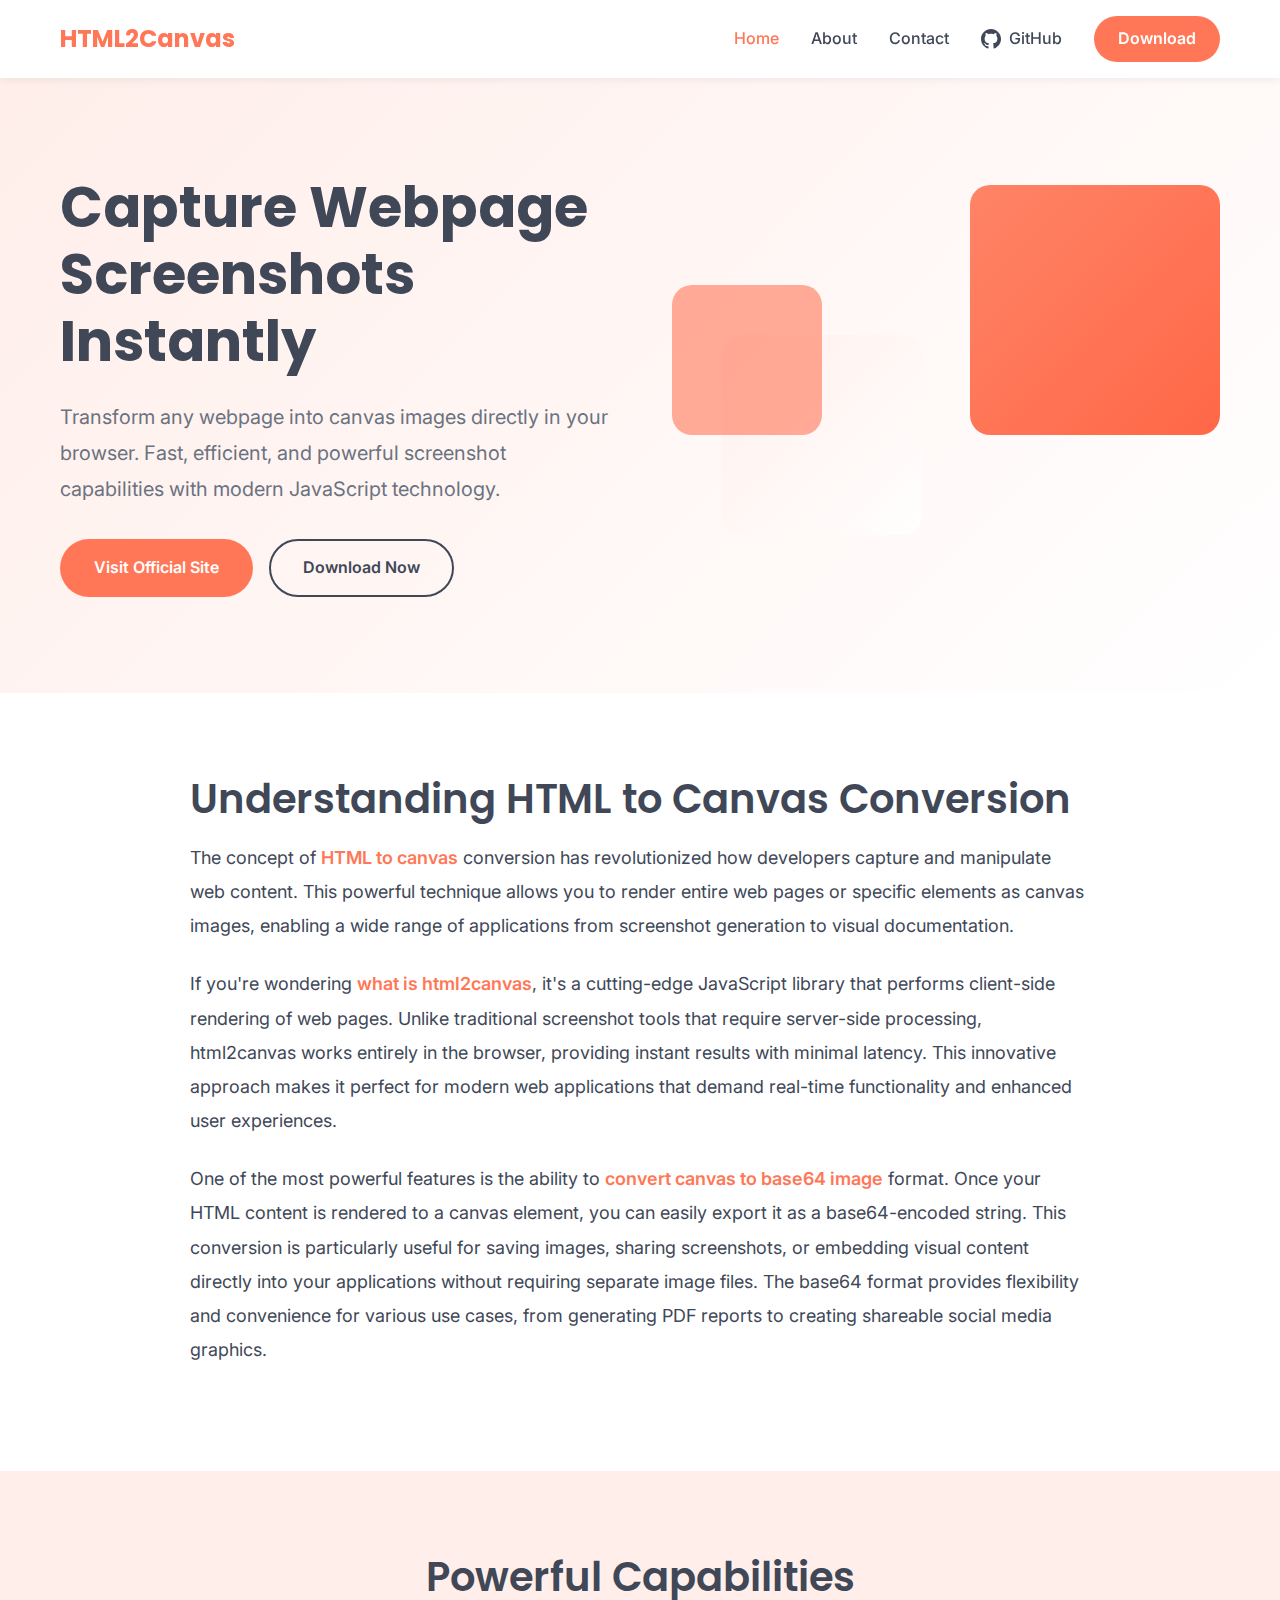
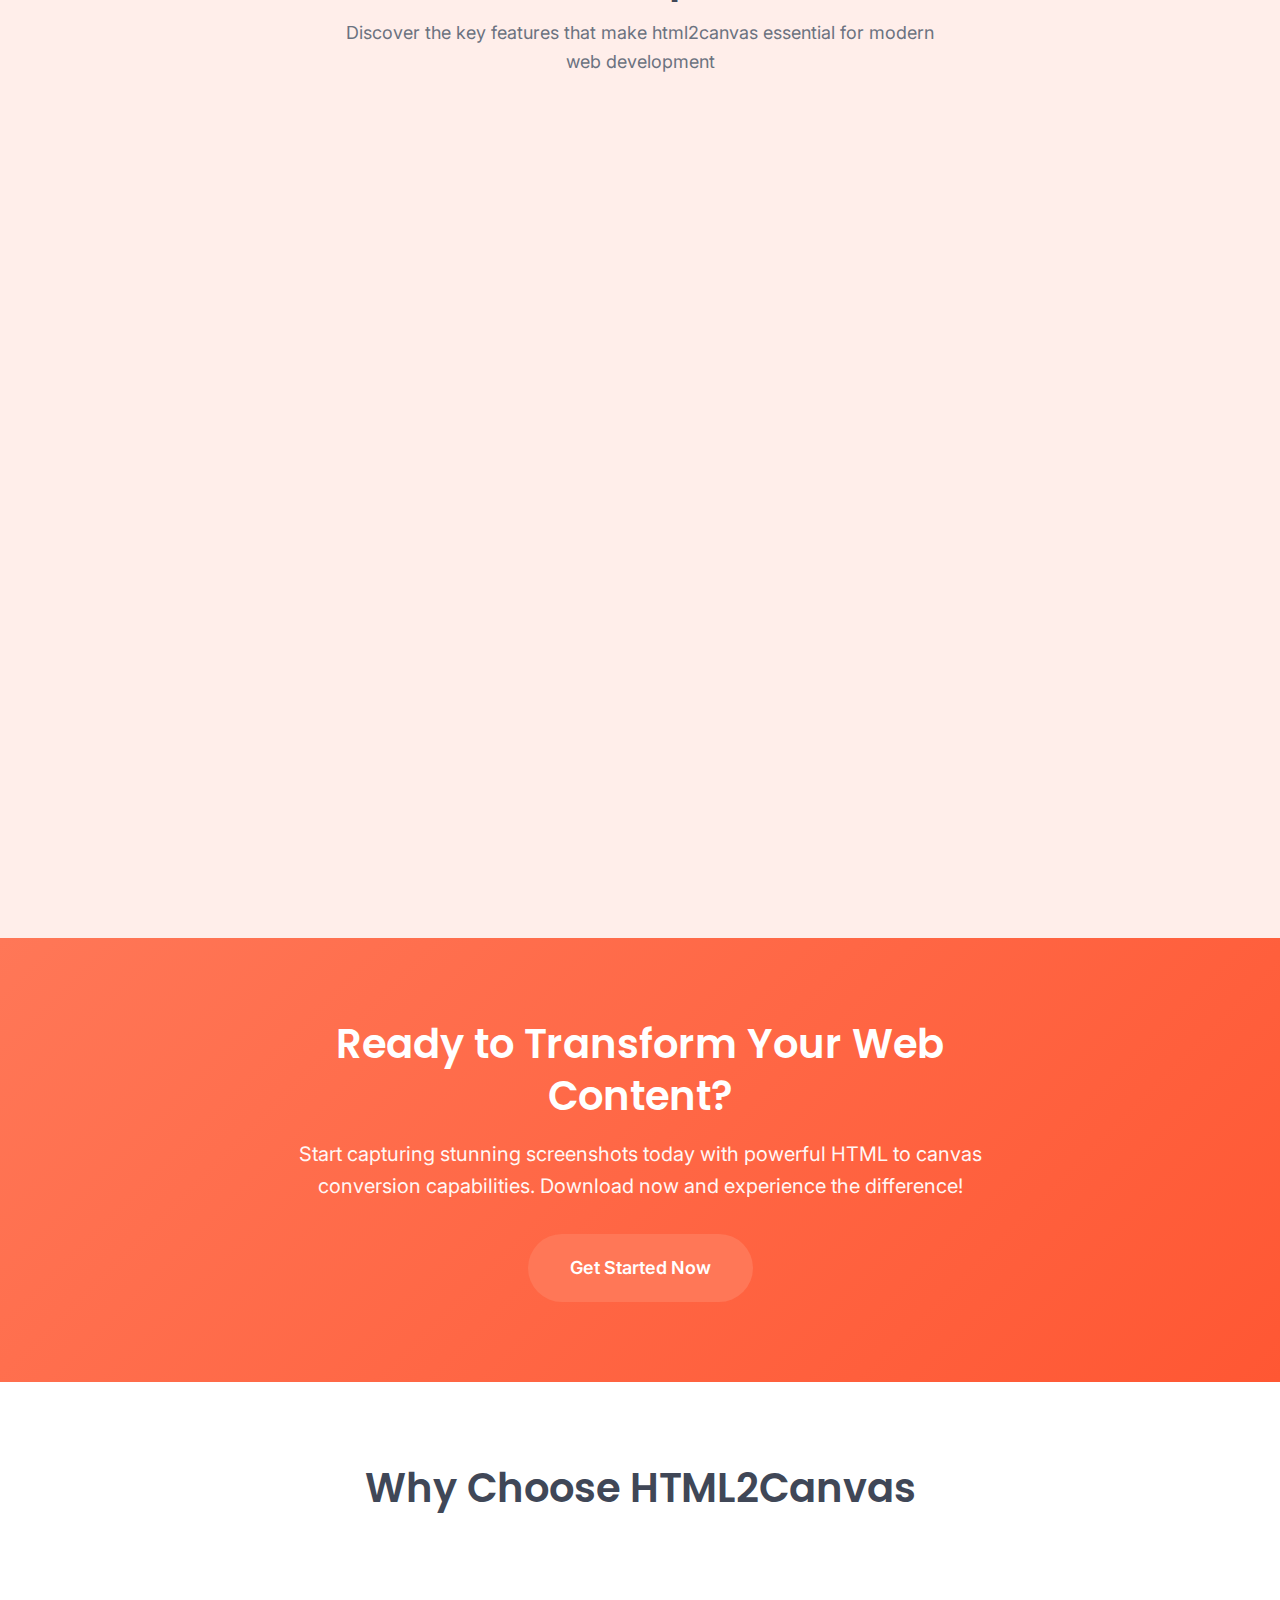
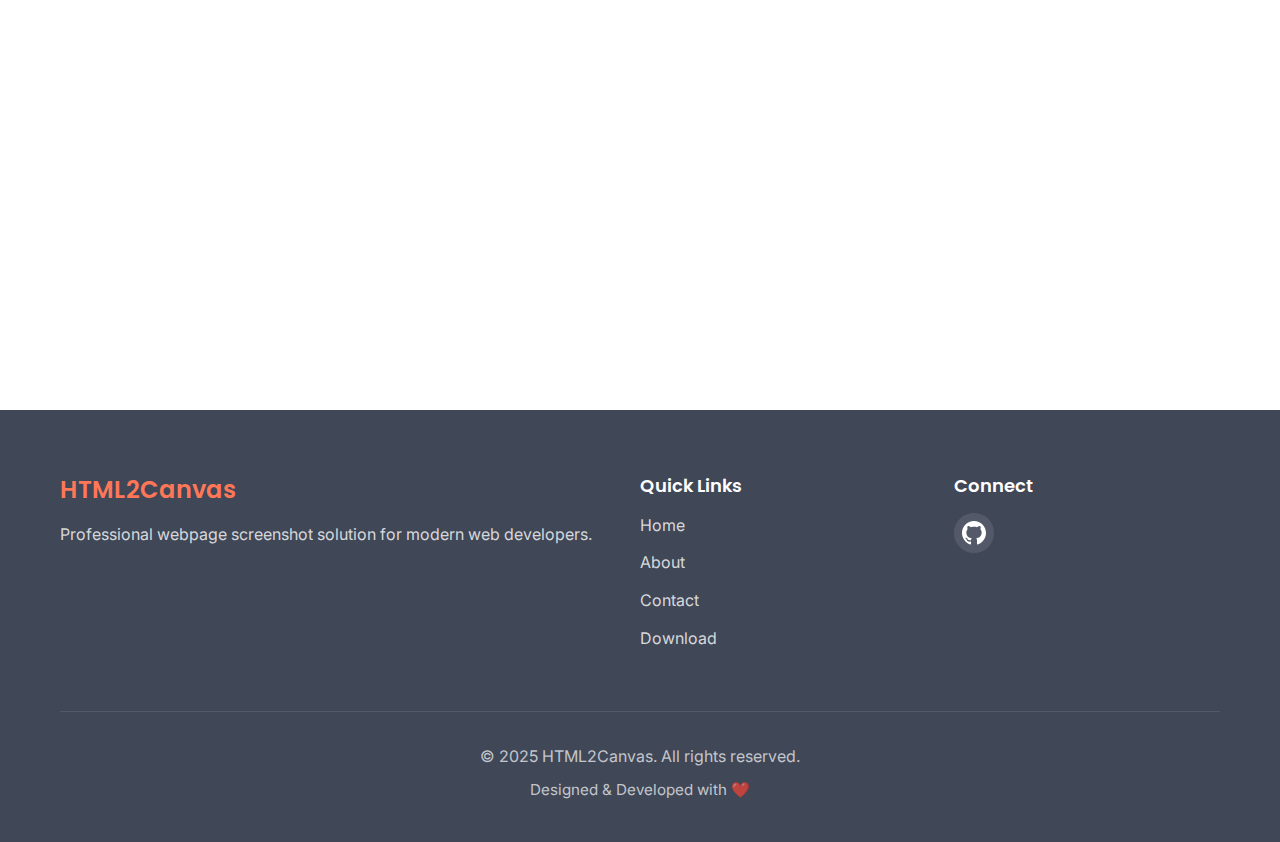
<file: index.html>
<!DOCTYPE html>
<html lang="en">
<head>
    <meta charset="UTF-8">
    <meta name="viewport" content="width=device-width, initial-scale=1.0">
    <meta name="description" content="Learn about HTML to Canvas conversion, what is html2canvas, and how to convert canvas to base64 image. Professional guide and resources.">
    <title>HTML2Canvas - Capture Web Screenshots Instantly</title>
    <link rel="stylesheet" href="style.css">
    <link rel="preconnect" href="https://fonts.googleapis.com">
    <link rel="preconnect" href="https://fonts.gstatic.com" crossorigin>
    <link href="https://fonts.googleapis.com/css2?family=Inter:wght@300;400;500;600;700&family=Poppins:wght@400;500;600;700&display=swap" rel="stylesheet">
</head>
<body>
    <nav class="navbar" id="navbar">
        <div class="container nav-container">
            <a href="index.html" class="logo">HTML2Canvas</a>
            <div class="nav-toggle" id="navToggle">
                <span></span>
                <span></span>
                <span></span>
            </div>
            <ul class="nav-menu" id="navMenu">
                <li><a href="index.html" class="nav-link active">Home</a></li>
                <li><a href="about.html" class="nav-link">About</a></li>
                <li><a href="contact.html" class="nav-link">Contact</a></li>
                <li><a href="https://github.com/html-2-canvas/html2canvas" class="nav-link" target="_blank">
                    <svg width="20" height="20" viewBox="0 0 24 24" fill="currentColor">
                        <path d="M12 0c-6.626 0-12 5.373-12 12 0 5.302 3.438 9.8 8.207 11.387.599.111.793-.261.793-.577v-2.234c-3.338.726-4.033-1.416-4.033-1.416-.546-1.387-1.333-1.756-1.333-1.756-1.089-.745.083-.729.083-.729 1.205.084 1.839 1.237 1.839 1.237 1.07 1.834 2.807 1.304 3.492.997.107-.775.418-1.305.762-1.604-2.665-.305-5.467-1.334-5.467-5.931 0-1.311.469-2.381 1.236-3.221-.124-.303-.535-1.524.117-3.176 0 0 1.008-.322 3.301 1.23.957-.266 1.983-.399 3.003-.404 1.02.005 2.047.138 3.006.404 2.291-1.552 3.297-1.23 3.297-1.23.653 1.653.242 2.874.118 3.176.77.84 1.235 1.911 1.235 3.221 0 4.609-2.807 5.624-5.479 5.921.43.372.823 1.102.823 2.222v3.293c0 .319.192.694.801.576 4.765-1.589 8.199-6.086 8.199-11.386 0-6.627-5.373-12-12-12z"/>
                    </svg>
                    GitHub
                </a></li>
                <li><a href="download.html" class="nav-link btn-download">Download</a></li>
            </ul>
        </div>
    </nav>

    <main>
        <section class="hero">
            <div class="container hero-container">
                <div class="hero-content">
                    <h1 class="hero-title">Capture Webpage Screenshots Instantly</h1>
                    <p class="hero-subtitle">Transform any webpage into canvas images directly in your browser. Fast, efficient, and powerful screenshot capabilities with modern JavaScript technology.</p>
                    <div class="hero-buttons">
                        <a href="https://html2canvas.net/" class="btn btn-primary" target="_blank">Visit Official Site</a>
                        <a href="download.html" class="btn btn-secondary">Download Now</a>
                    </div>
                </div>
                <div class="hero-image">
                    <div class="hero-graphic">
                        <div class="graphic-element"></div>
                        <div class="graphic-element"></div>
                        <div class="graphic-element"></div>
                    </div>
                </div>
            </div>
        </section>

        <section class="introduction">
            <div class="container">
                <div class="intro-content">
                    <h2 class="section-title">Understanding HTML to Canvas Conversion</h2>
                    <p class="intro-text">
                        The concept of <a href="https://html2canvas.net/" class="content-link">HTML to canvas</a> conversion has revolutionized how developers capture and manipulate web content. This powerful technique allows you to render entire web pages or specific elements as canvas images, enabling a wide range of applications from screenshot generation to visual documentation.
                    </p>
                    <p class="intro-text">
                        If you're wondering <a href="https://html2canvas.net/is-html2canvas-open-source/" class="content-link">what is html2canvas</a>, it's a cutting-edge JavaScript library that performs client-side rendering of web pages. Unlike traditional screenshot tools that require server-side processing, html2canvas works entirely in the browser, providing instant results with minimal latency. This innovative approach makes it perfect for modern web applications that demand real-time functionality and enhanced user experiences.
                    </p>
                    <p class="intro-text">
                        One of the most powerful features is the ability to <a href="https://html2canvas.net/how-to-convert-canvas-to-base64-image/" class="content-link">convert canvas to base64 image</a> format. Once your HTML content is rendered to a canvas element, you can easily export it as a base64-encoded string. This conversion is particularly useful for saving images, sharing screenshots, or embedding visual content directly into your applications without requiring separate image files. The base64 format provides flexibility and convenience for various use cases, from generating PDF reports to creating shareable social media graphics.
                    </p>
                </div>
            </div>
        </section>

        <section class="features">
            <div class="container">
                <h2 class="section-title text-center">Powerful Capabilities</h2>
                <p class="section-subtitle text-center">Discover the key features that make html2canvas essential for modern web development</p>
                
                <div class="features-grid">
                    <div class="feature-card">
                        <div class="feature-number">01</div>
                        <div class="feature-icon">
                            <svg width="40" height="40" viewBox="0 0 24 24" fill="none" stroke="currentColor" stroke-width="2">
                                <rect x="2" y="3" width="20" height="14" rx="2" ry="2"></rect>
                                <line x1="8" y1="21" x2="16" y2="21"></line>
                                <line x1="12" y1="17" x2="12" y2="21"></line>
                            </svg>
                        </div>
                        <h3 class="feature-title">Client-Side Rendering</h3>
                        <p class="feature-description">Renders entire web pages directly in the browser without server-side processing. Boosts performance, reduces server load, and minimizes latency for real-time rendering.</p>
                    </div>

                    <div class="feature-card">
                        <div class="feature-number">02</div>
                        <div class="feature-icon">
                            <svg width="40" height="40" viewBox="0 0 24 24" fill="none" stroke="currentColor" stroke-width="2">
                                <path d="M21 16V8a2 2 0 0 0-1-1.73l-7-4a2 2 0 0 0-2 0l-7 4A2 2 0 0 0 3 8v8a2 2 0 0 0 1 1.73l7 4a2 2 0 0 0 2 0l7-4A2 2 0 0 0 21 16z"></path>
                            </svg>
                        </div>
                        <h3 class="feature-title">DOM-Based Screenshots</h3>
                        <p class="feature-description">Captures images based on the DOM, ensuring accurate representation of webpage content, styles, and visual elements with complex layouts and dynamic content.</p>
                    </div>

                    <div class="feature-card">
                        <div class="feature-number">03</div>
                        <div class="feature-icon">
                            <svg width="40" height="40" viewBox="0 0 24 24" fill="none" stroke="currentColor" stroke-width="2">
                                <circle cx="12" cy="12" r="10"></circle>
                                <path d="M12 6v6l4 2"></path>
                            </svg>
                        </div>
                        <h3 class="feature-title">Cross-Browser Support</h3>
                        <p class="feature-description">Works seamlessly across modern browsers like Chrome, Firefox, Safari, and Edge. Ensures consistent behavior and appearance across diverse user environments.</p>
                    </div>

                    <div class="feature-card">
                        <div class="feature-number">04</div>
                        <div class="feature-icon">
                            <svg width="40" height="40" viewBox="0 0 24 24" fill="none" stroke="currentColor" stroke-width="2">
                                <polyline points="16 18 22 12 16 6"></polyline>
                                <polyline points="8 6 2 12 8 18"></polyline>
                            </svg>
                        </div>
                        <h3 class="feature-title">Easy Integration</h3>
                        <p class="feature-description">Integrate quickly with simple JavaScript calls and minimal setup. Straightforward API enables rapid deployment into existing projects without extensive configuration.</p>
                    </div>
                </div>
            </div>
        </section>

        <section class="cta-section">
            <div class="container">
                <div class="cta-content">
                    <h2 class="cta-title">Ready to Transform Your Web Content?</h2>
                    <p class="cta-text">Start capturing stunning screenshots today with powerful HTML to canvas conversion capabilities. Download now and experience the difference!</p>
                    <a href="download.html" class="btn btn-primary btn-large">Get Started Now</a>
                </div>
            </div>
        </section>

        <section class="benefits">
            <div class="container">
                <h2 class="section-title text-center">Why Choose HTML2Canvas</h2>
                <div class="benefits-grid">
                    <div class="benefit-item">
                        <div class="benefit-icon">✨</div>
                        <h3>Modern Technology</h3>
                        <p>Built with cutting-edge JavaScript, leveraging the latest web standards for optimal performance and compatibility.</p>
                    </div>
                    <div class="benefit-item">
                        <div class="benefit-icon">⚡</div>
                        <h3>Lightning Fast</h3>
                        <p>Client-side rendering means instant results without server delays, perfect for real-time applications and interactive features.</p>
                    </div>
                    <div class="benefit-item">
                        <div class="benefit-icon">🎯</div>
                        <h3>Pixel Perfect</h3>
                        <p>Accurate DOM-based rendering captures every detail of your web content, including complex layouts and dynamic elements.</p>
                    </div>
                    <div class="benefit-item">
                        <div class="benefit-icon">🔧</div>
                        <h3>Developer Friendly</h3>
                        <p>Simple API and extensive documentation make integration effortless, with community support and regular updates.</p>
                    </div>
                </div>
            </div>
        </section>
    </main>

    <footer class="footer">
        <div class="container footer-container">
            <div class="footer-content">
                <div class="footer-brand">
                    <h3>HTML2Canvas</h3>
                    <p>Professional webpage screenshot solution for modern web developers.</p>
                </div>
                <div class="footer-links">
                    <h4>Quick Links</h4>
                    <ul>
                        <li><a href="index.html">Home</a></li>
                        <li><a href="about.html">About</a></li>
                        <li><a href="contact.html">Contact</a></li>
                        <li><a href="download.html">Download</a></li>
                    </ul>
                </div>
                <div class="footer-social">
                    <h4>Connect</h4>
                    <div class="social-links">
                        <a href="https://github.com/html-2-canvas/html2canvas" target="_blank" aria-label="GitHub">
                            <svg width="24" height="24" viewBox="0 0 24 24" fill="currentColor">
                                <path d="M12 0c-6.626 0-12 5.373-12 12 0 5.302 3.438 9.8 8.207 11.387.599.111.793-.261.793-.577v-2.234c-3.338.726-4.033-1.416-4.033-1.416-.546-1.387-1.333-1.756-1.333-1.756-1.089-.745.083-.729.083-.729 1.205.084 1.839 1.237 1.839 1.237 1.07 1.834 2.807 1.304 3.492.997.107-.775.418-1.305.762-1.604-2.665-.305-5.467-1.334-5.467-5.931 0-1.311.469-2.381 1.236-3.221-.124-.303-.535-1.524.117-3.176 0 0 1.008-.322 3.301 1.23.957-.266 1.983-.399 3.003-.404 1.02.005 2.047.138 3.006.404 2.291-1.552 3.297-1.23 3.297-1.23.653 1.653.242 2.874.118 3.176.77.84 1.235 1.911 1.235 3.221 0 4.609-2.807 5.624-5.479 5.921.43.372.823 1.102.823 2.222v3.293c0 .319.192.694.801.576 4.765-1.589 8.199-6.086 8.199-11.386 0-6.627-5.373-12-12-12z"/>
                            </svg>
                        </a>
                    </div>
                </div>
            </div>
            <div class="footer-bottom">
                <p>&copy; 2025 HTML2Canvas. All rights reserved.</p>
                <p class="footer-credit">Designed & Developed with ❤️</p>
            </div>
        </div>
    </footer>

    <script src="script.js"></script>
</body>
</html>
</file>
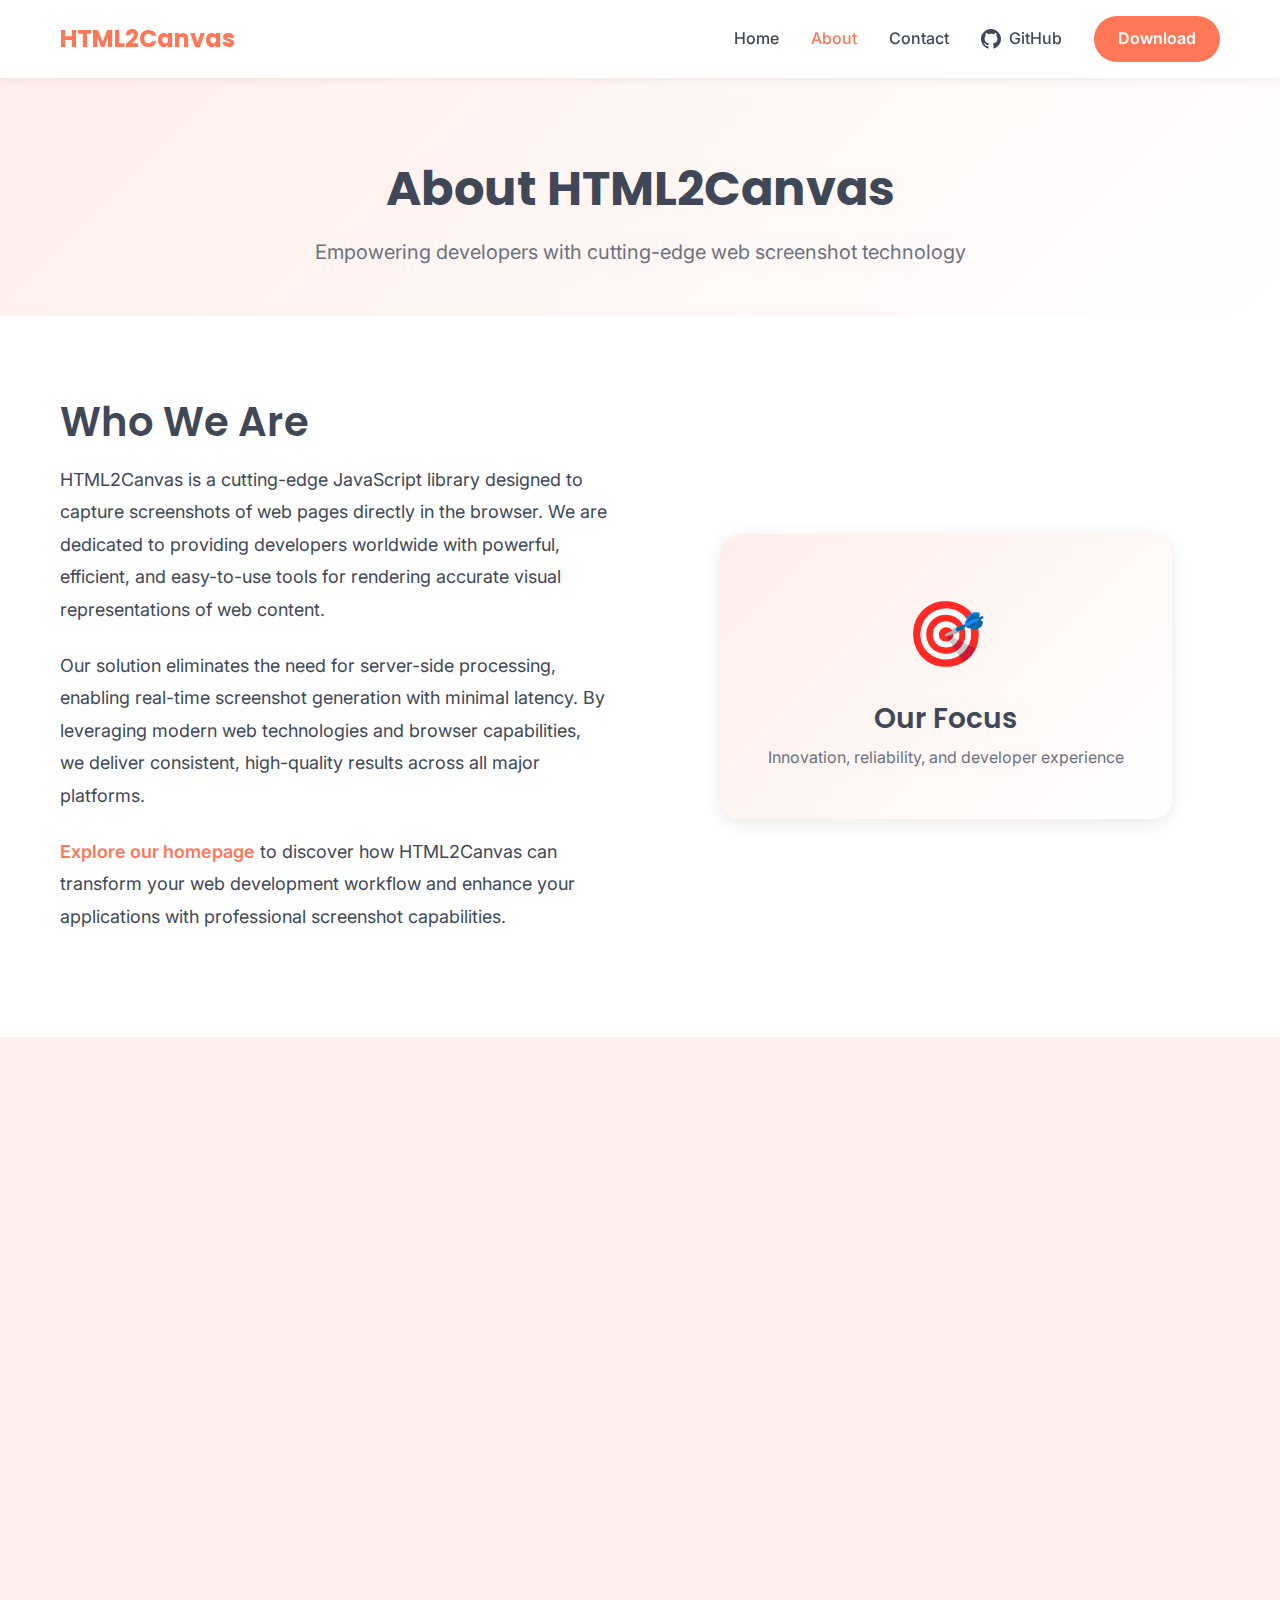
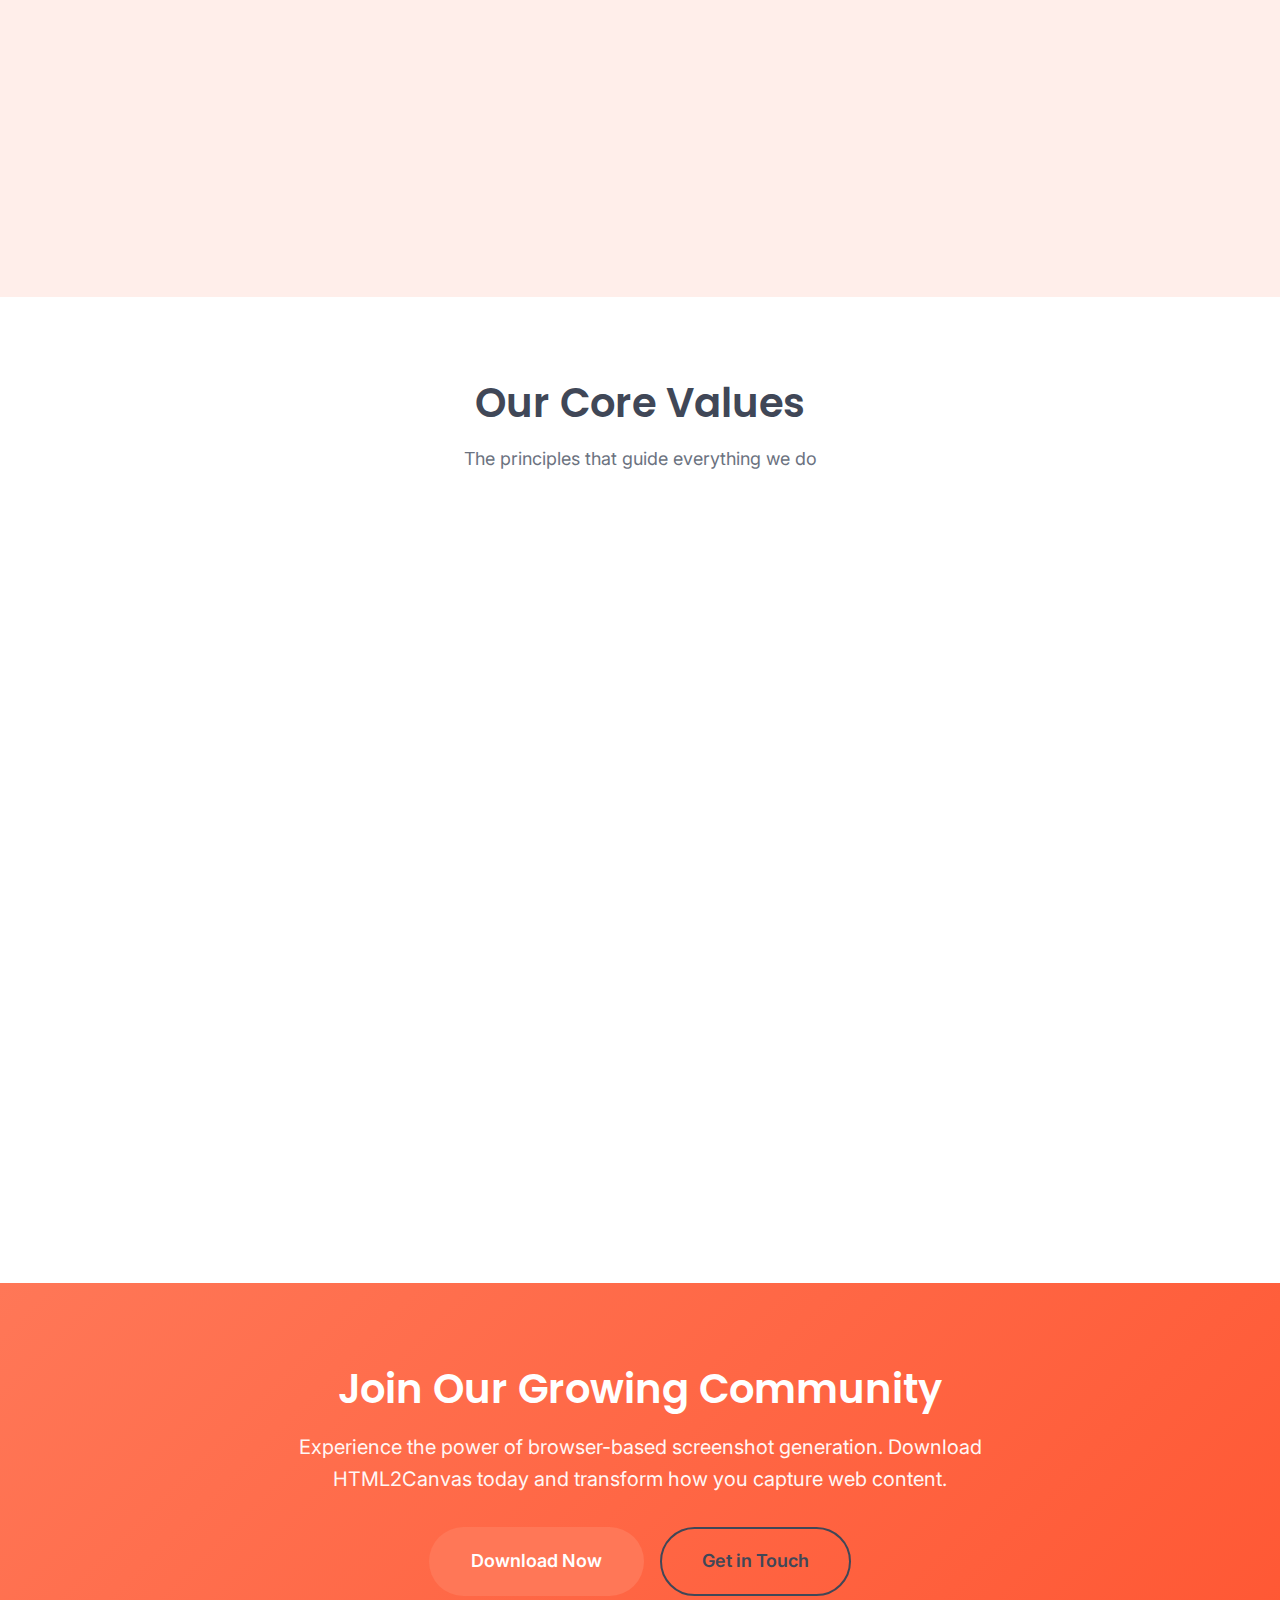
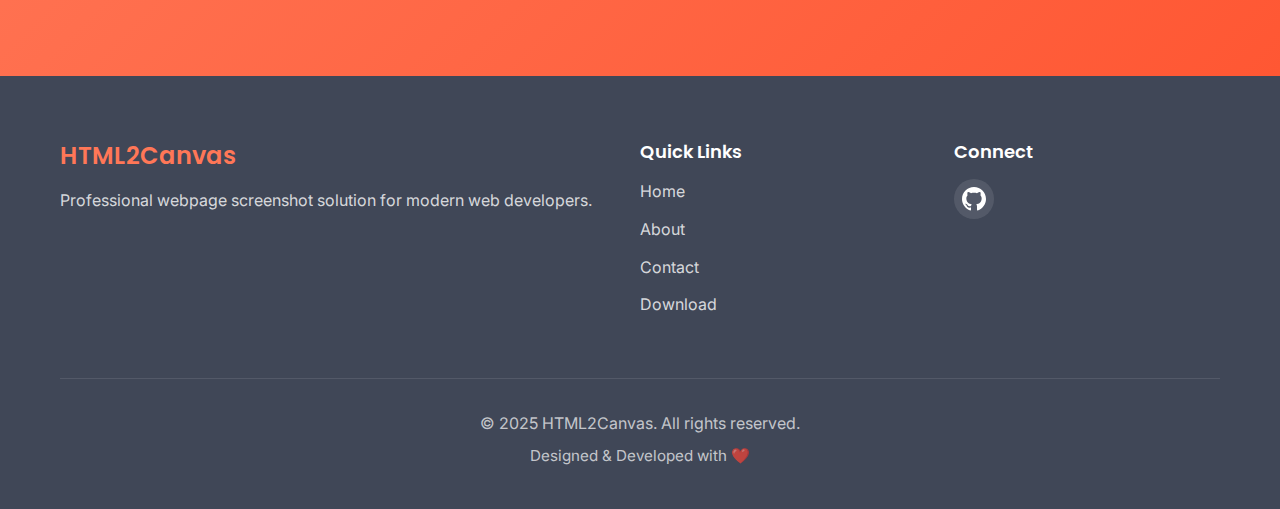
<file: about.html>
<!DOCTYPE html>
<html lang="en">
<head>
    <meta charset="UTF-8">
    <meta name="viewport" content="width=device-width, initial-scale=1.0">
    <meta name="description" content="Learn about HTML2Canvas - our mission, vision, and commitment to providing powerful web screenshot solutions for developers.">
    <title>About Us - HTML2Canvas</title>
    <link rel="stylesheet" href="style.css">
    <link rel="preconnect" href="https://fonts.googleapis.com">
    <link rel="preconnect" href="https://fonts.gstatic.com" crossorigin>
    <link href="https://fonts.googleapis.com/css2?family=Inter:wght@300;400;500;600;700&family=Poppins:wght@400;500;600;700&display=swap" rel="stylesheet">
</head>
<body>
    <nav class="navbar" id="navbar">
        <div class="container nav-container">
            <a href="index.html" class="logo">HTML2Canvas</a>
            <div class="nav-toggle" id="navToggle">
                <span></span>
                <span></span>
                <span></span>
            </div>
            <ul class="nav-menu" id="navMenu">
                <li><a href="index.html" class="nav-link">Home</a></li>
                <li><a href="about.html" class="nav-link active">About</a></li>
                <li><a href="contact.html" class="nav-link">Contact</a></li>
                <li><a href="https://github.com/html-2-canvas/html2canvas" class="nav-link" target="_blank">
                    <svg width="20" height="20" viewBox="0 0 24 24" fill="currentColor">
                        <path d="M12 0c-6.626 0-12 5.373-12 12 0 5.302 3.438 9.8 8.207 11.387.599.111.793-.261.793-.577v-2.234c-3.338.726-4.033-1.416-4.033-1.416-.546-1.387-1.333-1.756-1.333-1.756-1.089-.745.083-.729.083-.729 1.205.084 1.839 1.237 1.839 1.237 1.07 1.834 2.807 1.304 3.492.997.107-.775.418-1.305.762-1.604-2.665-.305-5.467-1.334-5.467-5.931 0-1.311.469-2.381 1.236-3.221-.124-.303-.535-1.524.117-3.176 0 0 1.008-.322 3.301 1.23.957-.266 1.983-.399 3.003-.404 1.02.005 2.047.138 3.006.404 2.291-1.552 3.297-1.23 3.297-1.23.653 1.653.242 2.874.118 3.176.77.84 1.235 1.911 1.235 3.221 0 4.609-2.807 5.624-5.479 5.921.43.372.823 1.102.823 2.222v3.293c0 .319.192.694.801.576 4.765-1.589 8.199-6.086 8.199-11.386 0-6.627-5.373-12-12-12z"/>
                    </svg>
                    GitHub
                </a></li>
                <li><a href="download.html" class="nav-link btn-download">Download</a></li>
            </ul>
        </div>
    </nav>

    <main>
        <section class="page-hero">
            <div class="container">
                <h1 class="page-title">About HTML2Canvas</h1>
                <p class="page-subtitle">Empowering developers with cutting-edge web screenshot technology</p>
            </div>
        </section>

        <section class="about-content">
            <div class="container">
                <div class="about-grid">
                    <div class="about-text">
                        <h2 class="section-title">Who We Are</h2>
                        <p class="about-paragraph">
                            HTML2Canvas is a cutting-edge JavaScript library designed to capture screenshots of web pages directly in the browser. We are dedicated to providing developers worldwide with powerful, efficient, and easy-to-use tools for rendering accurate visual representations of web content.
                        </p>
                        <p class="about-paragraph">
                            Our solution eliminates the need for server-side processing, enabling real-time screenshot generation with minimal latency. By leveraging modern web technologies and browser capabilities, we deliver consistent, high-quality results across all major platforms.
                        </p>
                        <p class="about-paragraph">
                            <a href="index.html" class="content-link">Explore our homepage</a> to discover how HTML2Canvas can transform your web development workflow and enhance your applications with professional screenshot capabilities.
                        </p>
                    </div>
                    <div class="about-visual">
                        <div class="visual-box">
                            <div class="visual-icon">🎯</div>
                            <h3>Our Focus</h3>
                            <p>Innovation, reliability, and developer experience</p>
                        </div>
                    </div>
                </div>
            </div>
        </section>

        <section class="mission-vision">
            <div class="container">
                <div class="mv-grid">
                    <div class="mv-card">
                        <div class="mv-icon">
                            <svg width="50" height="50" viewBox="0 0 24 24" fill="none" stroke="currentColor" stroke-width="2">
                                <path d="M12 2L2 7l10 5 10-5-10-5z"></path>
                                <path d="M2 17l10 5 10-5M2 12l10 5 10-5"></path>
                            </svg>
                        </div>
                        <h2>Our Mission</h2>
                        <p>To provide developers with a powerful, reliable tool for rendering accurate and detailed visual representations of web content. We strive to enhance web applications with easy-to-use and efficient screenshot capabilities that meet the demands of modern development.</p>
                        <ul class="mission-points">
                            <li>Deliver innovative client-side rendering technology</li>
                            <li>Ensure cross-browser compatibility and consistency</li>
                            <li>Provide exceptional developer experience</li>
                            <li>Maintain open-source accessibility</li>
                        </ul>
                    </div>

                    <div class="mv-card">
                        <div class="mv-icon">
                            <svg width="50" height="50" viewBox="0 0 24 24" fill="none" stroke="currentColor" stroke-width="2">
                                <circle cx="12" cy="12" r="10"></circle>
                                <polyline points="12 6 12 12 16 14"></polyline>
                            </svg>
                        </div>
                        <h2>Our Vision</h2>
                        <p>To become the industry standard for browser-based screenshot generation, continuously evolving with web technologies while maintaining simplicity and performance. We envision a future where capturing web content is seamless, instant, and accessible to every developer.</p>
                        <ul class="mission-points">
                            <li>Lead innovation in DOM-based rendering</li>
                            <li>Build a thriving developer community</li>
                            <li>Expand capabilities with emerging web standards</li>
                            <li>Set benchmarks for performance and quality</li>
                        </ul>
                    </div>
                </div>
            </div>
        </section>

        <section class="values">
            <div class="container">
                <h2 class="section-title text-center">Our Core Values</h2>
                <p class="section-subtitle text-center">The principles that guide everything we do</p>
                
                <div class="values-grid">
                    <div class="value-card">
                        <div class="value-icon">💡</div>
                        <h3>Innovation</h3>
                        <p>Continuously pushing boundaries with cutting-edge technology and creative solutions to complex rendering challenges.</p>
                    </div>
                    <div class="value-card">
                        <div class="value-icon">🤝</div>
                        <h3>Community</h3>
                        <p>Building strong relationships with developers, listening to feedback, and collaborating on improvements.</p>
                    </div>
                    <div class="value-card">
                        <div class="value-icon">⚙️</div>
                        <h3>Reliability</h3>
                        <p>Ensuring consistent, dependable performance across browsers and platforms with rigorous testing standards.</p>
                    </div>
                    <div class="value-card">
                        <div class="value-icon">📚</div>
                        <h3>Simplicity</h3>
                        <p>Making complex technology accessible through intuitive APIs and comprehensive documentation.</p>
                    </div>
                    <div class="value-card">
                        <div class="value-icon">🚀</div>
                        <h3>Performance</h3>
                        <p>Optimizing every aspect for speed and efficiency, delivering instant results without compromising quality.</p>
                    </div>
                    <div class="value-card">
                        <div class="value-icon">🌐</div>
                        <h3>Openness</h3>
                        <p>Embracing open-source principles, transparency, and collaboration to benefit the entire developer community.</p>
                    </div>
                </div>
            </div>
        </section>

        <section class="cta-section">
            <div class="container">
                <div class="cta-content">
                    <h2 class="cta-title">Join Our Growing Community</h2>
                    <p class="cta-text">Experience the power of browser-based screenshot generation. Download HTML2Canvas today and transform how you capture web content.</p>
                    <div class="cta-buttons">
                        <a href="download.html" class="btn btn-primary btn-large">Download Now</a>
                        <a href="contact.html" class="btn btn-secondary btn-large">Get in Touch</a>
                    </div>
                </div>
            </div>
        </section>
    </main>

    <footer class="footer">
        <div class="container footer-container">
            <div class="footer-content">
                <div class="footer-brand">
                    <h3>HTML2Canvas</h3>
                    <p>Professional webpage screenshot solution for modern web developers.</p>
                </div>
                <div class="footer-links">
                    <h4>Quick Links</h4>
                    <ul>
                        <li><a href="index.html">Home</a></li>
                        <li><a href="about.html">About</a></li>
                        <li><a href="contact.html">Contact</a></li>
                        <li><a href="download.html">Download</a></li>
                    </ul>
                </div>
                <div class="footer-social">
                    <h4>Connect</h4>
                    <div class="social-links">
                        <a href="https://github.com/html-2-canvas/html2canvas" target="_blank" aria-label="GitHub">
                            <svg width="24" height="24" viewBox="0 0 24 24" fill="currentColor">
                                <path d="M12 0c-6.626 0-12 5.373-12 12 0 5.302 3.438 9.8 8.207 11.387.599.111.793-.261.793-.577v-2.234c-3.338.726-4.033-1.416-4.033-1.416-.546-1.387-1.333-1.756-1.333-1.756-1.089-.745.083-.729.083-.729 1.205.084 1.839 1.237 1.839 1.237 1.07 1.834 2.807 1.304 3.492.997.107-.775.418-1.305.762-1.604-2.665-.305-5.467-1.334-5.467-5.931 0-1.311.469-2.381 1.236-3.221-.124-.303-.535-1.524.117-3.176 0 0 1.008-.322 3.301 1.23.957-.266 1.983-.399 3.003-.404 1.02.005 2.047.138 3.006.404 2.291-1.552 3.297-1.23 3.297-1.23.653 1.653.242 2.874.118 3.176.77.84 1.235 1.911 1.235 3.221 0 4.609-2.807 5.624-5.479 5.921.43.372.823 1.102.823 2.222v3.293c0 .319.192.694.801.576 4.765-1.589 8.199-6.086 8.199-11.386 0-6.627-5.373-12-12-12z"/>
                            </svg>
                        </a>
                    </div>
                </div>
            </div>
            <div class="footer-bottom">
                <p>&copy; 2025 HTML2Canvas. All rights reserved.</p>
                <p class="footer-credit">Designed & Developed with ❤️</p>
            </div>
        </div>
    </footer>

    <script src="script.js"></script>
</body>
</html>
</file>
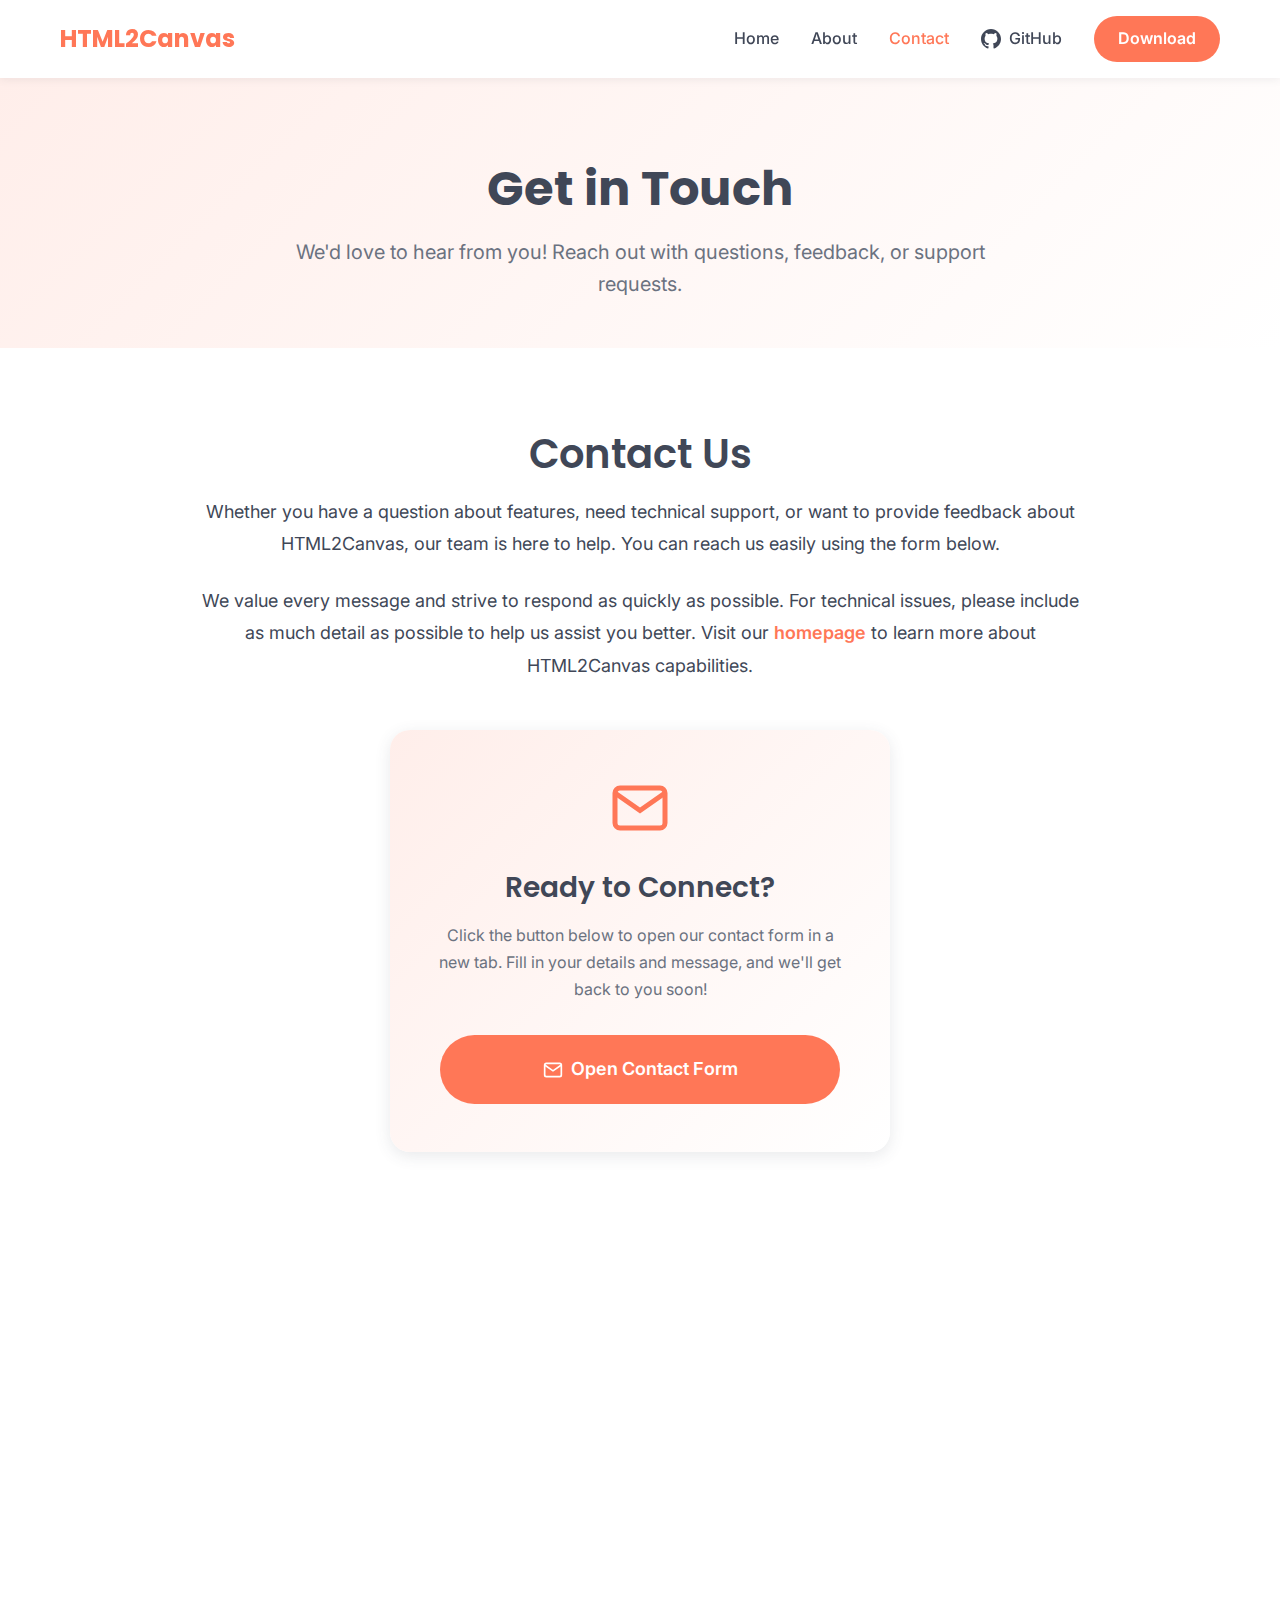
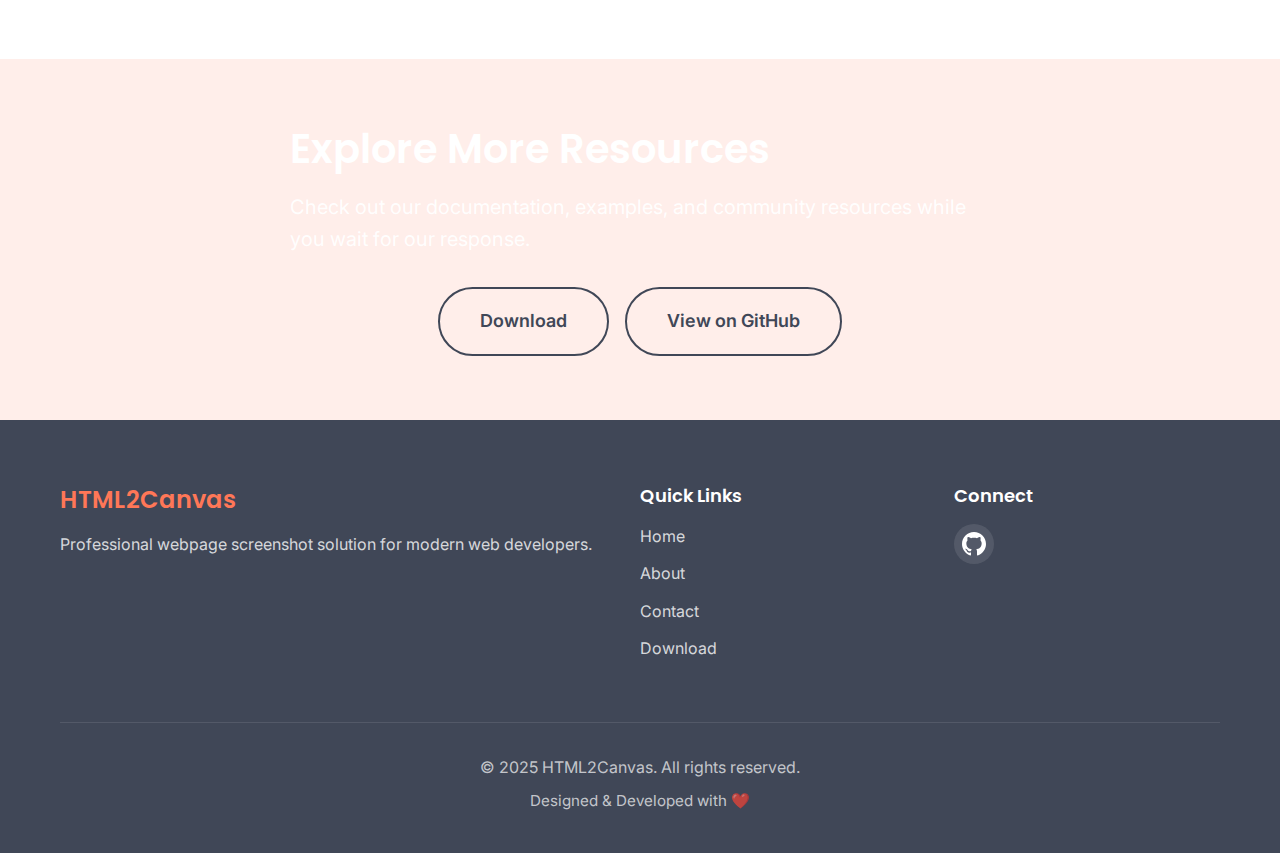
<file: contact.html>
<!DOCTYPE html>
<html lang="en">
<head>
    <meta charset="UTF-8">
    <meta name="viewport" content="width=device-width, initial-scale=1.0">
    <meta name="description" content="Get in touch with HTML2Canvas team. Contact us for support, questions, or feedback about our web screenshot solution.">
    <title>Contact Us - HTML2Canvas</title>
    <link rel="stylesheet" href="style.css">
    <link rel="preconnect" href="https://fonts.googleapis.com">
    <link rel="preconnect" href="https://fonts.gstatic.com" crossorigin>
    <link href="https://fonts.googleapis.com/css2?family=Inter:wght@300;400;500;600;700&family=Poppins:wght@400;500;600;700&display=swap" rel="stylesheet">
</head>
<body>
    <nav class="navbar" id="navbar">
        <div class="container nav-container">
            <a href="index.html" class="logo">HTML2Canvas</a>
            <div class="nav-toggle" id="navToggle">
                <span></span>
                <span></span>
                <span></span>
            </div>
            <ul class="nav-menu" id="navMenu">
                <li><a href="index.html" class="nav-link">Home</a></li>
                <li><a href="about.html" class="nav-link">About</a></li>
                <li><a href="contact.html" class="nav-link active">Contact</a></li>
                <li><a href="https://github.com/html-2-canvas/html2canvas" class="nav-link" target="_blank">
                    <svg width="20" height="20" viewBox="0 0 24 24" fill="currentColor">
                        <path d="M12 0c-6.626 0-12 5.373-12 12 0 5.302 3.438 9.8 8.207 11.387.599.111.793-.261.793-.577v-2.234c-3.338.726-4.033-1.416-4.033-1.416-.546-1.387-1.333-1.756-1.333-1.756-1.089-.745.083-.729.083-.729 1.205.084 1.839 1.237 1.839 1.237 1.07 1.834 2.807 1.304 3.492.997.107-.775.418-1.305.762-1.604-2.665-.305-5.467-1.334-5.467-5.931 0-1.311.469-2.381 1.236-3.221-.124-.303-.535-1.524.117-3.176 0 0 1.008-.322 3.301 1.23.957-.266 1.983-.399 3.003-.404 1.02.005 2.047.138 3.006.404 2.291-1.552 3.297-1.23 3.297-1.23.653 1.653.242 2.874.118 3.176.77.84 1.235 1.911 1.235 3.221 0 4.609-2.807 5.624-5.479 5.921.43.372.823 1.102.823 2.222v3.293c0 .319.192.694.801.576 4.765-1.589 8.199-6.086 8.199-11.386 0-6.627-5.373-12-12-12z"/>
                    </svg>
                    GitHub
                </a></li>
                <li><a href="download.html" class="nav-link btn-download">Download</a></li>
            </ul>
        </div>
    </nav>

    <main>
        <section class="page-hero">
            <div class="container">
                <h1 class="page-title">Get in Touch</h1>
                <p class="page-subtitle">We'd love to hear from you! Reach out with questions, feedback, or support requests.</p>
            </div>
        </section>

        <section class="contact-content">
            <div class="container">
                <div class="contact-container">
                    <div class="contact-intro">
                        <h2 class="section-title">Contact Us</h2>
                        <p class="contact-text">
                            Whether you have a question about features, need technical support, or want to provide feedback about HTML2Canvas, our team is here to help. You can reach us easily using the form below.
                        </p>
                        <p class="contact-text">
                            We value every message and strive to respond as quickly as possible. For technical issues, please include as much detail as possible to help us assist you better. Visit our <a href="index.html" class="content-link">homepage</a> to learn more about HTML2Canvas capabilities.
                        </p>
                    </div>

                    <div class="contact-form-section">
                        <div class="form-card">
                            <div class="form-icon">
                                <svg width="60" height="60" viewBox="0 0 24 24" fill="none" stroke="currentColor" stroke-width="2">
                                    <path d="M4 4h16c1.1 0 2 .9 2 2v12c0 1.1-.9 2-2 2H4c-1.1 0-2-.9-2-2V6c0-1.1.9-2 2-2z"></path>
                                    <polyline points="22,6 12,13 2,6"></polyline>
                                </svg>
                            </div>
                            <h3>Ready to Connect?</h3>
                            <p>Click the button below to open our contact form in a new tab. Fill in your details and message, and we'll get back to you soon!</p>
                            <a href="https://docs.google.com/forms/d/e/1FAIpQLSelru1QfiYeo1ScnG7zA_OsaqxsBXICobniMKvsCVNxsOTtYw/viewform?usp=header" 
                               class="btn btn-primary btn-large btn-form" 
                               target="_blank"
                               rel="noopener noreferrer">
                                <svg width="20" height="20" viewBox="0 0 24 24" fill="none" stroke="currentColor" stroke-width="2">
                                    <path d="M4 4h16c1.1 0 2 .9 2 2v12c0 1.1-.9 2-2 2H4c-1.1 0-2-.9-2-2V6c0-1.1.9-2 2-2z"></path>
                                    <polyline points="22,6 12,13 2,6"></polyline>
                                </svg>
                                Open Contact Form
                            </a>
                        </div>
                    </div>
                </div>

                <div class="contact-info-grid">
                    <div class="info-card">
                        <div class="info-icon">💬</div>
                        <h3>General Inquiries</h3>
                        <p>Have questions about HTML2Canvas features, pricing, or use cases? We're here to provide all the information you need.</p>
                    </div>
                    <div class="info-card">
                        <div class="info-icon">🔧</div>
                        <h3>Technical Support</h3>
                        <p>Experiencing issues or need help with implementation? Our technical team is ready to assist with troubleshooting and guidance.</p>
                    </div>
                    <div class="info-card">
                        <div class="info-icon">💡</div>
                        <h3>Feedback & Suggestions</h3>
                        <p>Your feedback helps us improve! Share your ideas, suggestions, or experiences to help us make HTML2Canvas even better.</p>
                    </div>
                    <div class="info-card">
                        <div class="info-icon">🤝</div>
                        <h3>Partnership Opportunities</h3>
                        <p>Interested in collaborating or partnering with us? Let's explore opportunities to work together and create value.</p>
                    </div>
                </div>
            </div>
        </section>

        <section class="contact-cta">
            <div class="container">
                <div class="cta-content">
                    <h2 class="cta-title">Explore More Resources</h2>
                    <p class="cta-text">Check out our documentation, examples, and community resources while you wait for our response.</p>
                    <div class="cta-buttons">
                        <a href="download.html" class="btn btn-secondary btn-large">Download</a>
                        <a href="https://github.com/html-2-canvas/html2canvas" class="btn btn-secondary btn-large" target="_blank">View on GitHub</a>
                    </div>
                </div>
            </div>
        </section>
    </main>

    <footer class="footer">
        <div class="container footer-container">
            <div class="footer-content">
                <div class="footer-brand">
                    <h3>HTML2Canvas</h3>
                    <p>Professional webpage screenshot solution for modern web developers.</p>
                </div>
                <div class="footer-links">
                    <h4>Quick Links</h4>
                    <ul>
                        <li><a href="index.html">Home</a></li>
                        <li><a href="about.html">About</a></li>
                        <li><a href="contact.html">Contact</a></li>
                        <li><a href="download.html">Download</a></li>
                    </ul>
                </div>
                <div class="footer-social">
                    <h4>Connect</h4>
                    <div class="social-links">
                        <a href="https://github.com/html-2-canvas/html2canvas" target="_blank" aria-label="GitHub">
                            <svg width="24" height="24" viewBox="0 0 24 24" fill="currentColor">
                                <path d="M12 0c-6.626 0-12 5.373-12 12 0 5.302 3.438 9.8 8.207 11.387.599.111.793-.261.793-.577v-2.234c-3.338.726-4.033-1.416-4.033-1.416-.546-1.387-1.333-1.756-1.333-1.756-1.089-.745.083-.729.083-.729 1.205.084 1.839 1.237 1.839 1.237 1.07 1.834 2.807 1.304 3.492.997.107-.775.418-1.305.762-1.604-2.665-.305-5.467-1.334-5.467-5.931 0-1.311.469-2.381 1.236-3.221-.124-.303-.535-1.524.117-3.176 0 0 1.008-.322 3.301 1.23.957-.266 1.983-.399 3.003-.404 1.02.005 2.047.138 3.006.404 2.291-1.552 3.297-1.23 3.297-1.23.653 1.653.242 2.874.118 3.176.77.84 1.235 1.911 1.235 3.221 0 4.609-2.807 5.624-5.479 5.921.43.372.823 1.102.823 2.222v3.293c0 .319.192.694.801.576 4.765-1.589 8.199-6.086 8.199-11.386 0-6.627-5.373-12-12-12z"/>
                            </svg>
                        </a>
                    </div>
                </div>
            </div>
            <div class="footer-bottom">
                <p>&copy; 2025 HTML2Canvas. All rights reserved.</p>
                <p class="footer-credit">Designed & Developed with ❤️</p>
            </div>
        </div>
    </footer>

    <script src="script.js"></script>
</body>
</html>
</file>
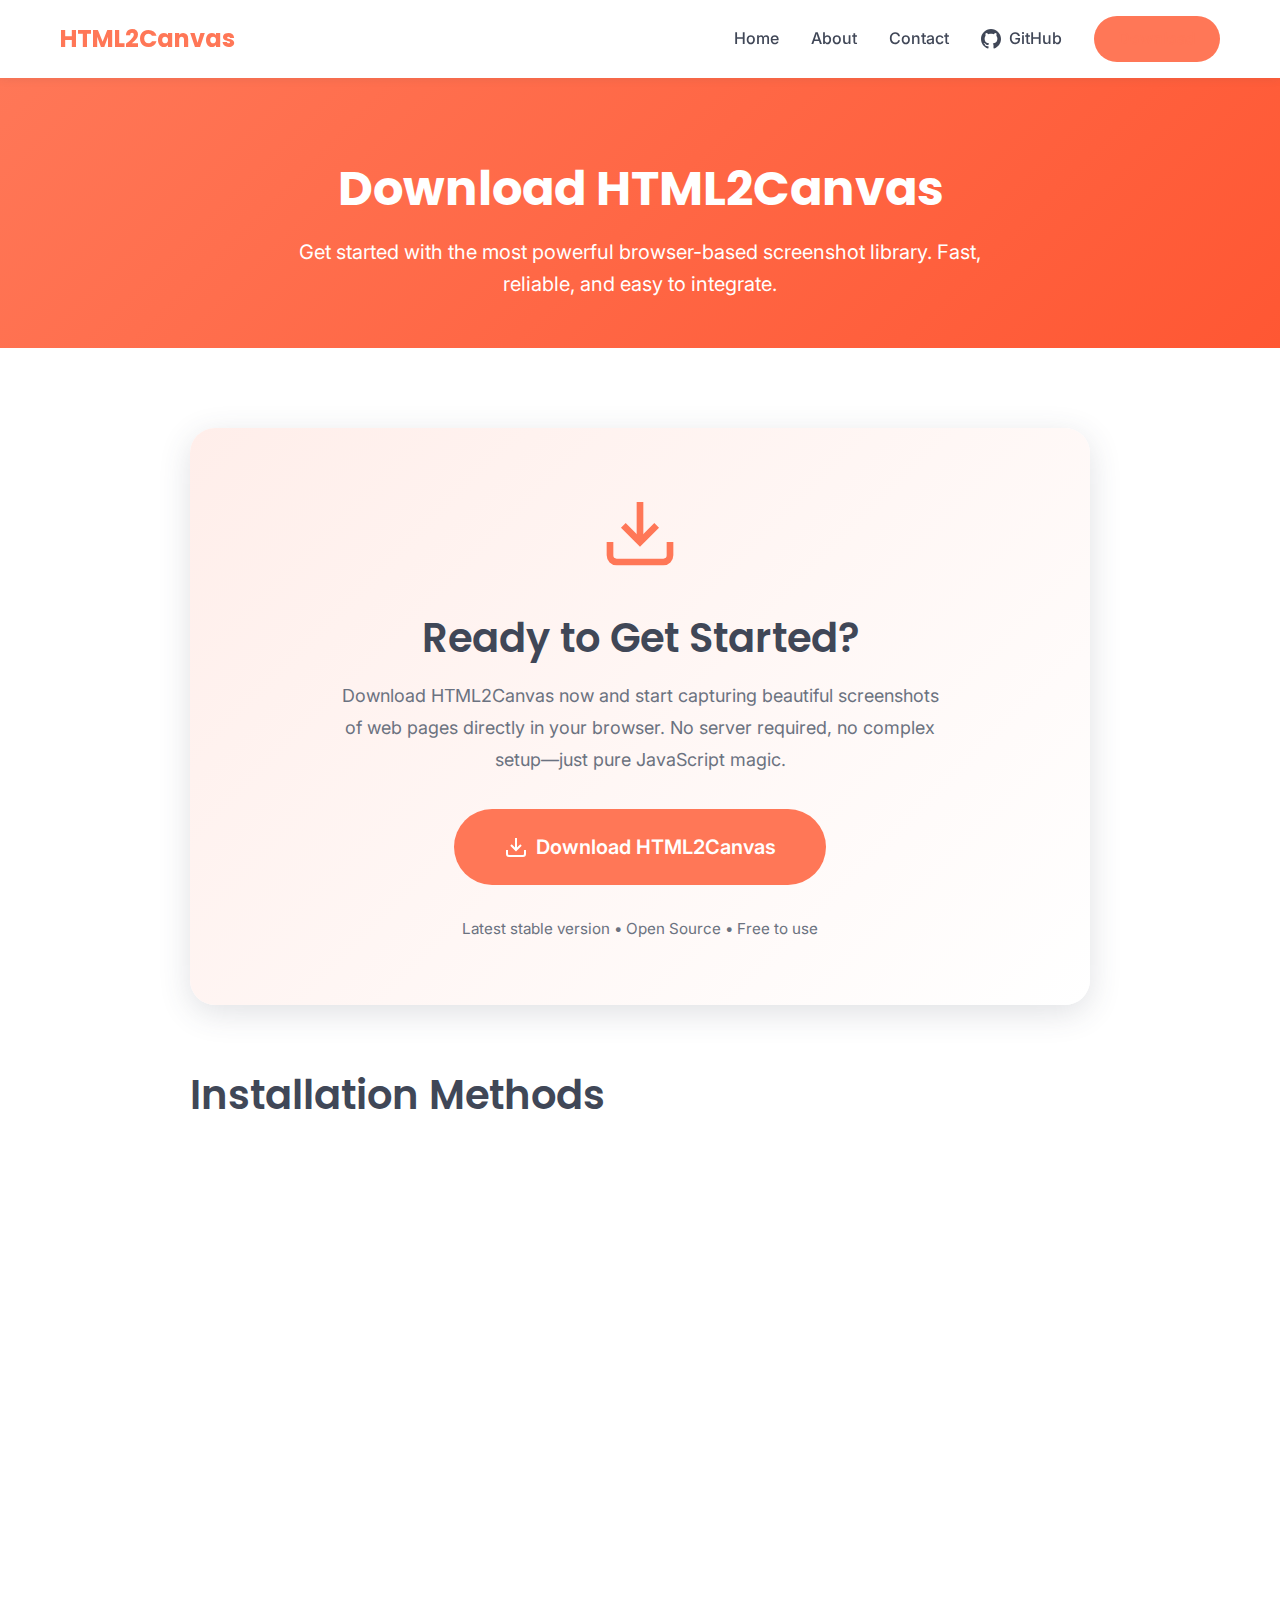
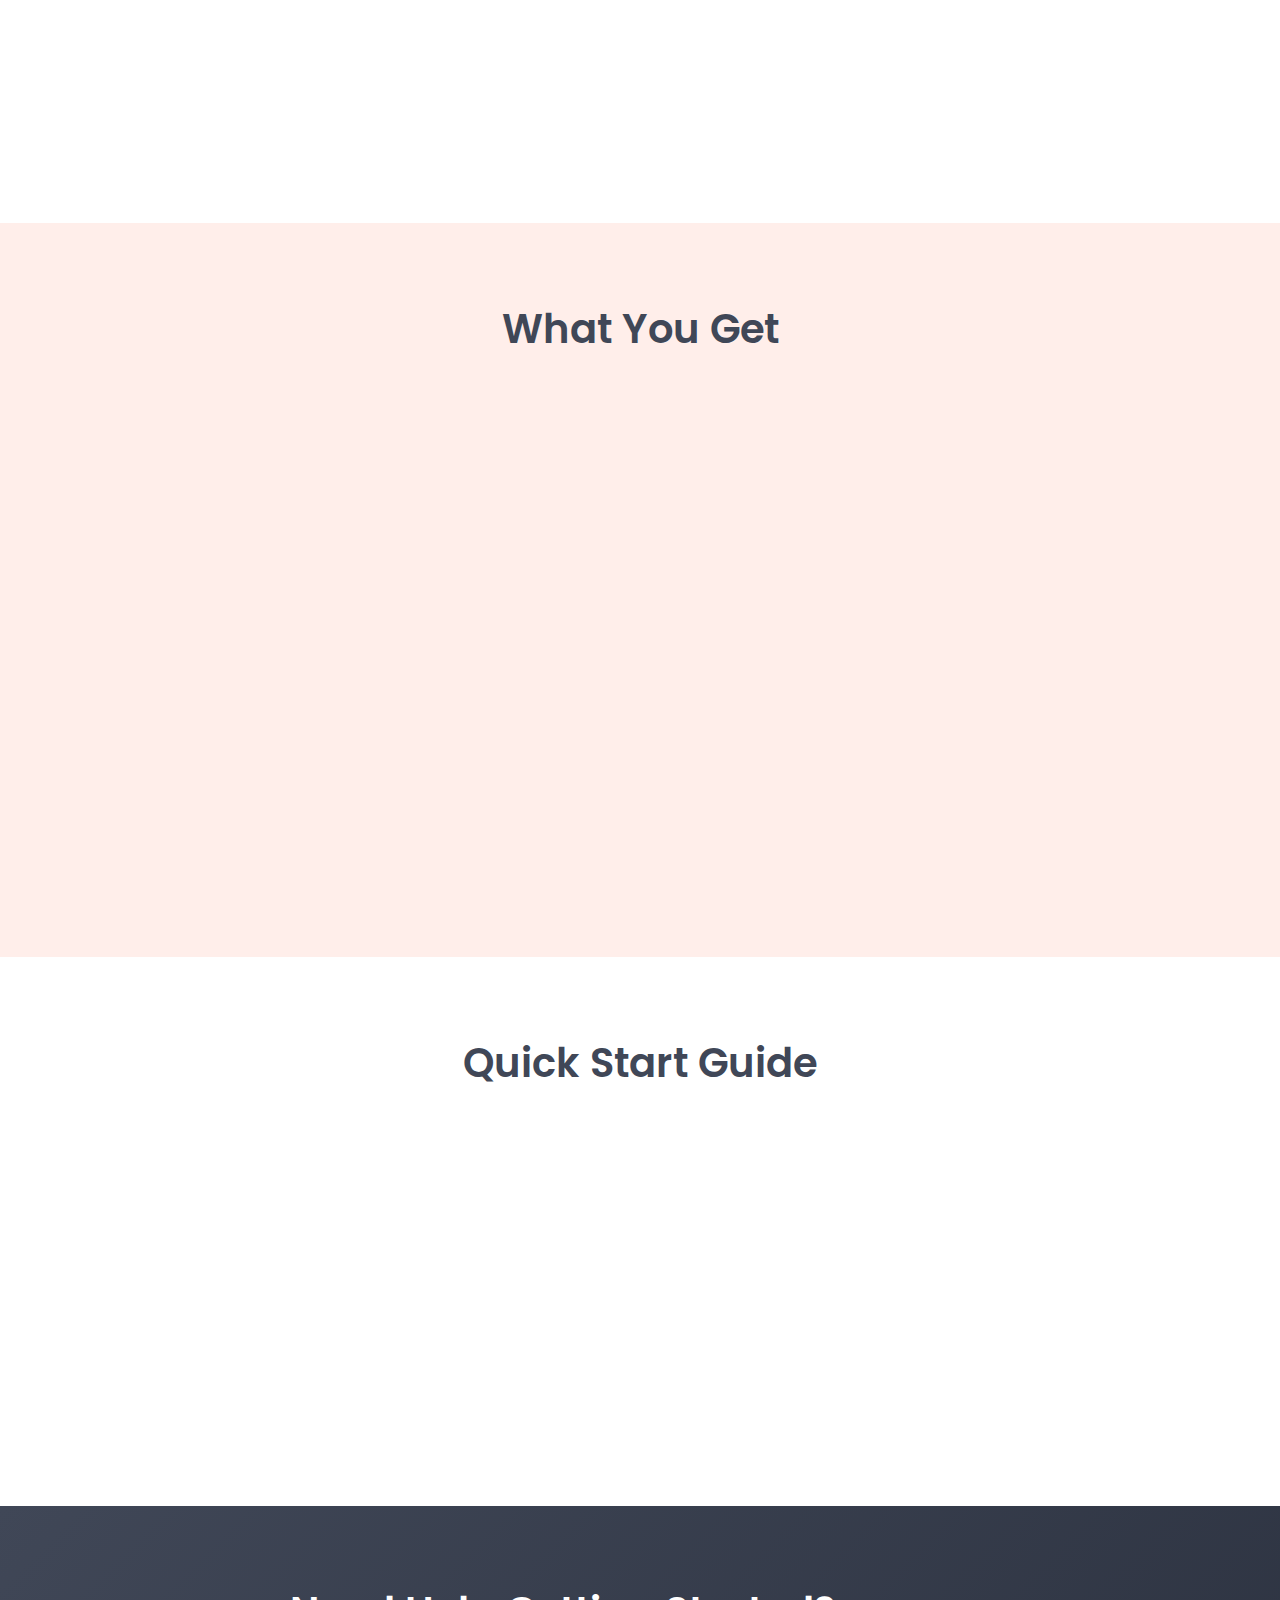
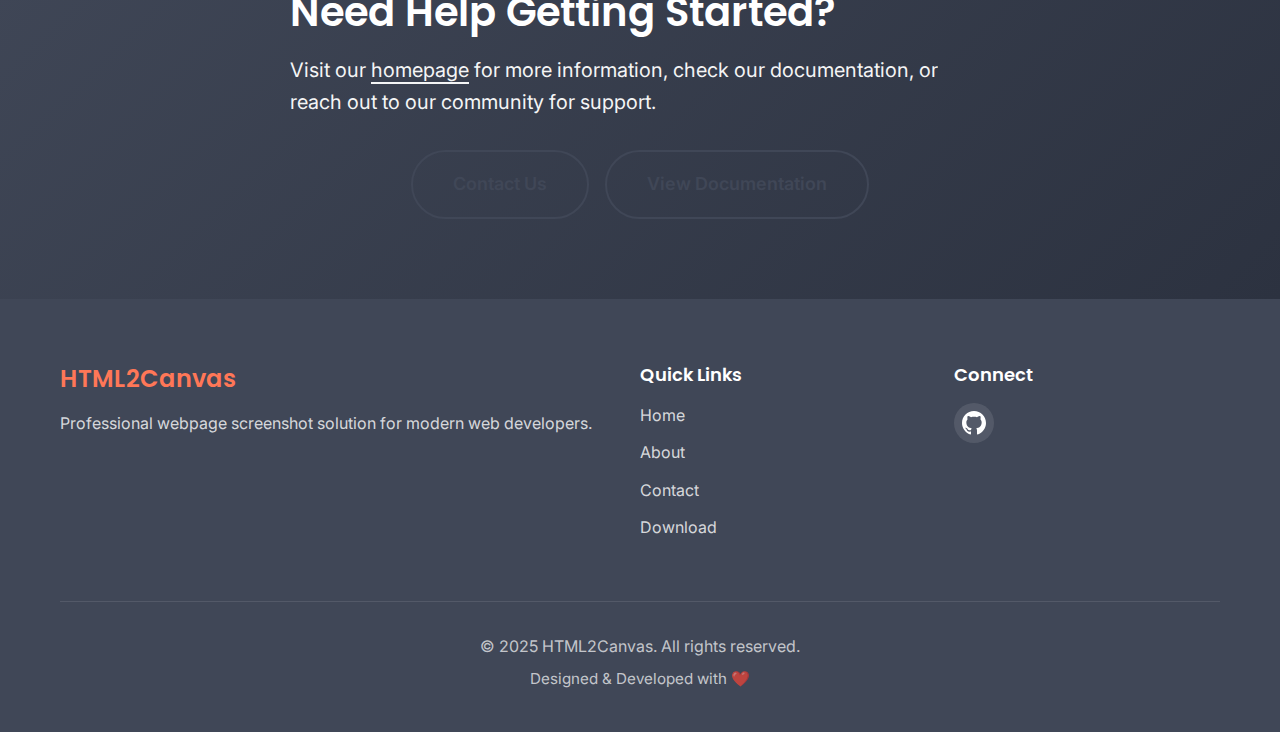
<file: download.html>
<!DOCTYPE html>
<html lang="en">
<head>
    <meta charset="UTF-8">
    <meta name="viewport" content="width=device-width, initial-scale=1.0">
    <meta name="description" content="Download HTML2Canvas - powerful JavaScript library for capturing web screenshots directly in your browser.">
    <title>Download - HTML2Canvas</title>
    <link rel="stylesheet" href="style.css">
    <link rel="preconnect" href="https://fonts.googleapis.com">
    <link rel="preconnect" href="https://fonts.gstatic.com" crossorigin>
    <link href="https://fonts.googleapis.com/css2?family=Inter:wght@300;400;500;600;700&family=Poppins:wght@400;500;600;700&display=swap" rel="stylesheet">
</head>
<body>
    <nav class="navbar" id="navbar">
        <div class="container nav-container">
            <a href="index.html" class="logo">HTML2Canvas</a>
            <div class="nav-toggle" id="navToggle">
                <span></span>
                <span></span>
                <span></span>
            </div>
            <ul class="nav-menu" id="navMenu">
                <li><a href="index.html" class="nav-link">Home</a></li>
                <li><a href="about.html" class="nav-link">About</a></li>
                <li><a href="contact.html" class="nav-link">Contact</a></li>
                <li><a href="https://github.com/html-2-canvas/html2canvas" class="nav-link" target="_blank">
                    <svg width="20" height="20" viewBox="0 0 24 24" fill="currentColor">
                        <path d="M12 0c-6.626 0-12 5.373-12 12 0 5.302 3.438 9.8 8.207 11.387.599.111.793-.261.793-.577v-2.234c-3.338.726-4.033-1.416-4.033-1.416-.546-1.387-1.333-1.756-1.333-1.756-1.089-.745.083-.729.083-.729 1.205.084 1.839 1.237 1.839 1.237 1.07 1.834 2.807 1.304 3.492.997.107-.775.418-1.305.762-1.604-2.665-.305-5.467-1.334-5.467-5.931 0-1.311.469-2.381 1.236-3.221-.124-.303-.535-1.524.117-3.176 0 0 1.008-.322 3.301 1.23.957-.266 1.983-.399 3.003-.404 1.02.005 2.047.138 3.006.404 2.291-1.552 3.297-1.23 3.297-1.23.653 1.653.242 2.874.118 3.176.77.84 1.235 1.911 1.235 3.221 0 4.609-2.807 5.624-5.479 5.921.43.372.823 1.102.823 2.222v3.293c0 .319.192.694.801.576 4.765-1.589 8.199-6.086 8.199-11.386 0-6.627-5.373-12-12-12z"/>
                    </svg>
                    GitHub
                </a></li>
                <li><a href="download.html" class="nav-link btn-download active">Download</a></li>
            </ul>
        </div>
    </nav>

    <main>
        <section class="download-hero">
            <div class="container">
                <div class="download-hero-content">
                    <h1 class="page-title">Download HTML2Canvas</h1>
                    <p class="page-subtitle">Get started with the most powerful browser-based screenshot library. Fast, reliable, and easy to integrate.</p>
                </div>
            </div>
        </section>

        <section class="download-main">
            <div class="container">
                <div class="download-container">
                    <div class="download-card-main">
                        <div class="download-icon">
                            <svg width="80" height="80" viewBox="0 0 24 24" fill="none" stroke="currentColor" stroke-width="2">
                                <path d="M21 15v4a2 2 0 0 1-2 2H5a2 2 0 0 1-2-2v-4"></path>
                                <polyline points="7 10 12 15 17 10"></polyline>
                                <line x1="12" y1="15" x2="12" y2="3"></line>
                            </svg>
                        </div>
                        <h2>Ready to Get Started?</h2>
                        <p class="download-description">
                            Download HTML2Canvas now and start capturing beautiful screenshots of web pages directly in your browser. No server required, no complex setup—just pure JavaScript magic.
                        </p>
                        <a href="https://html2canvas.net/download/" 
                           class="btn btn-primary btn-xlarge btn-download-main" 
                           target="_blank"
                           rel="noopener noreferrer">
                            <svg width="24" height="24" viewBox="0 0 24 24" fill="none" stroke="currentColor" stroke-width="2">
                                <path d="M21 15v4a2 2 0 0 1-2 2H5a2 2 0 0 1-2-2v-4"></path>
                                <polyline points="7 10 12 15 17 10"></polyline>
                                <line x1="12" y1="15" x2="12" y2="3"></line>
                            </svg>
                            Download HTML2Canvas
                        </a>
                        <p class="download-note">Latest stable version • Open Source • Free to use</p>
                    </div>

                    <div class="installation-section">
                        <h3 class="section-title">Installation Methods</h3>
                        <div class="installation-grid">
                            <div class="install-card">
                                <div class="install-badge">NPM</div>
                                <h4>Install via NPM</h4>
                                <p>Use your favorite package manager to install HTML2Canvas in your project.</p>
                                <div class="code-block">
                                    <code>npm install html2canvas</code>
                                </div>
                            </div>
                            <div class="install-card">
                                <div class="install-badge">CDN</div>
                                <h4>Use CDN Link</h4>
                                <p>Include HTML2Canvas directly from a CDN for quick prototyping.</p>
                                <div class="code-block">
                                    <code>&lt;script src="cdn-link"&gt;&lt;/script&gt;</code>
                                </div>
                            </div>
                            <div class="install-card">
                                <div class="install-badge">YARN</div>
                                <h4>Install via Yarn</h4>
                                <p>Use Yarn package manager for fast and reliable installations.</p>
                                <div class="code-block">
                                    <code>yarn add html2canvas</code>
                                </div>
                            </div>
                        </div>
                    </div>
                </div>
            </div>
        </section>

        <section class="features-highlight">
            <div class="container">
                <h2 class="section-title text-center">What You Get</h2>
                <div class="features-download-grid">
                    <div class="feature-download-card">
                        <div class="feature-check">✓</div>
                        <h3>Client-Side Power</h3>
                        <p>All rendering happens in the browser—no server needed, no delays</p>
                    </div>
                    <div class="feature-download-card">
                        <div class="feature-check">✓</div>
                        <h3>Cross-Browser Ready</h3>
                        <p>Works seamlessly on Chrome, Firefox, Safari, Edge, and more</p>
                    </div>
                    <div class="feature-download-card">
                        <div class="feature-check">✓</div>
                        <h3>Easy Integration</h3>
                        <p>Simple API and minimal setup get you started in minutes</p>
                    </div>
                    <div class="feature-download-card">
                        <div class="feature-check">✓</div>
                        <h3>DOM Accurate</h3>
                        <p>Captures precise visual representation including styles and layout</p>
                    </div>
                    <div class="feature-download-card">
                        <div class="feature-check">✓</div>
                        <h3>Open Source</h3>
                        <p>Free to use with active community support and regular updates</p>
                    </div>
                    <div class="feature-download-card">
                        <div class="feature-check">✓</div>
                        <h3>Well Documented</h3>
                        <p>Comprehensive guides and examples to help you succeed</p>
                    </div>
                </div>
            </div>
        </section>

        <section class="quick-start">
            <div class="container">
                <h2 class="section-title text-center">Quick Start Guide</h2>
                <div class="steps-grid">
                    <div class="step-card">
                        <div class="step-number">1</div>
                        <h3>Download & Install</h3>
                        <p>Get HTML2Canvas using your preferred method: NPM, Yarn, or direct download</p>
                    </div>
                    <div class="step-card">
                        <div class="step-number">2</div>
                        <h3>Import Library</h3>
                        <p>Include HTML2Canvas in your project using a script tag or module import</p>
                    </div>
                    <div class="step-card">
                        <div class="step-number">3</div>
                        <h3>Capture Elements</h3>
                        <p>Use simple JavaScript calls to convert any DOM element to canvas</p>
                    </div>
                    <div class="step-card">
                        <div class="step-number">4</div>
                        <h3>Export & Share</h3>
                        <p>Save as image, generate PDFs, or share screenshots instantly</p>
                    </div>
                </div>
            </div>
        </section>

        <section class="download-cta">
            <div class="container">
                <div class="cta-content">
                    <h2 class="cta-title">Need Help Getting Started?</h2>
                    <p class="cta-text">Visit our <a href="index.html" class="content-link-white">homepage</a> for more information, check our documentation, or reach out to our community for support.</p>
                    <div class="cta-buttons">
                        <a href="contact.html" class="btn btn-secondary btn-large">Contact Us</a>
                        <a href="https://github.com/html-2-canvas/html2canvas" class="btn btn-secondary btn-large" target="_blank">View Documentation</a>
                    </div>
                </div>
            </div>
        </section>
    </main>

    <footer class="footer">
        <div class="container footer-container">
            <div class="footer-content">
                <div class="footer-brand">
                    <h3>HTML2Canvas</h3>
                    <p>Professional webpage screenshot solution for modern web developers.</p>
                </div>
                <div class="footer-links">
                    <h4>Quick Links</h4>
                    <ul>
                        <li><a href="index.html">Home</a></li>
                        <li><a href="about.html">About</a></li>
                        <li><a href="contact.html">Contact</a></li>
                        <li><a href="download.html">Download</a></li>
                    </ul>
                </div>
                <div class="footer-social">
                    <h4>Connect</h4>
                    <div class="social-links">
                        <a href="https://github.com/html-2-canvas/html2canvas" target="_blank" aria-label="GitHub">
                            <svg width="24" height="24" viewBox="0 0 24 24" fill="currentColor">
                                <path d="M12 0c-6.626 0-12 5.373-12 12 0 5.302 3.438 9.8 8.207 11.387.599.111.793-.261.793-.577v-2.234c-3.338.726-4.033-1.416-4.033-1.416-.546-1.387-1.333-1.756-1.333-1.756-1.089-.745.083-.729.083-.729 1.205.084 1.839 1.237 1.839 1.237 1.07 1.834 2.807 1.304 3.492.997.107-.775.418-1.305.762-1.604-2.665-.305-5.467-1.334-5.467-5.931 0-1.311.469-2.381 1.236-3.221-.124-.303-.535-1.524.117-3.176 0 0 1.008-.322 3.301 1.23.957-.266 1.983-.399 3.003-.404 1.02.005 2.047.138 3.006.404 2.291-1.552 3.297-1.23 3.297-1.23.653 1.653.242 2.874.118 3.176.77.84 1.235 1.911 1.235 3.221 0 4.609-2.807 5.624-5.479 5.921.43.372.823 1.102.823 2.222v3.293c0 .319.192.694.801.576 4.765-1.589 8.199-6.086 8.199-11.386 0-6.627-5.373-12-12-12z"/>
                            </svg>
                        </a>
                    </div>
                </div>
            </div>
            <div class="footer-bottom">
                <p>&copy; 2025 HTML2Canvas. All rights reserved.</p>
                <p class="footer-credit">Designed & Developed with ❤️</p>
            </div>
        </div>
    </footer>

    <script src="script.js"></script>
</body>
</html>
</file>
<file: style.css>
/* ===================================
   CSS Variables & Reset
   =================================== */
:root {
    --color-primary: #FF7757;
    --color-secondary: #FFEEEA;
    --color-white: #FFFFFF;
    --color-text: #404757;
    --color-text-light: #6B7280;
    --color-border: #E5E7EB;
    --font-primary: 'Inter', sans-serif;
    --font-heading: 'Poppins', sans-serif;
    --transition: all 0.3s ease;
    --shadow-sm: 0 2px 8px rgba(64, 71, 87, 0.08);
    --shadow-md: 0 4px 16px rgba(64, 71, 87, 0.12);
    --shadow-lg: 0 8px 32px rgba(64, 71, 87, 0.16);
}

* {
    margin: 0;
    padding: 0;
    box-sizing: border-box;
}

html {
    scroll-behavior: smooth;
}

body {
    font-family: var(--font-primary);
    color: var(--color-text);
    line-height: 1.6;
    background-color: var(--color-white);
    overflow-x: hidden;
}

img {
    max-width: 100%;
    height: auto;
    display: block;
}

a {
    text-decoration: none;
    color: inherit;
}

ul {
    list-style: none;
}

.container {
    max-width: 1200px;
    margin: 0 auto;
    padding: 0 20px;
}

/* ===================================
   Typography
   =================================== */
h1, h2, h3, h4, h5, h6 {
    font-family: var(--font-heading);
    font-weight: 600;
    line-height: 1.3;
    color: var(--color-text);
}

.section-title {
    font-size: 2.5rem;
    margin-bottom: 1rem;
    color: var(--color-text);
}

.section-subtitle {
    font-size: 1.125rem;
    color: var(--color-text-light);
    margin-bottom: 3rem;
    max-width: 600px;
}

.text-center {
    text-align: center;
    margin-left: auto;
    margin-right: auto;
}

/* ===================================
   Navigation Bar
   =================================== */
.navbar {
    background: var(--color-white);
    box-shadow: var(--shadow-sm);
    position: sticky;
    top: 0;
    z-index: 1000;
    transition: var(--transition);
}

.navbar.scrolled {
    box-shadow: var(--shadow-md);
}

.nav-container {
    display: flex;
    justify-content: space-between;
    align-items: center;
    padding: 1rem 20px;
}

.logo {
    font-family: var(--font-heading);
    font-size: 1.5rem;
    font-weight: 700;
    color: var(--color-primary);
    transition: var(--transition);
}

.logo:hover {
    opacity: 0.8;
}

.nav-menu {
    display: flex;
    gap: 2rem;
    align-items: center;
}

.nav-link {
    font-weight: 500;
    color: var(--color-text);
    transition: var(--transition);
    display: flex;
    align-items: center;
    gap: 0.5rem;
    padding: 0.5rem 0;
}

.nav-link:hover,
.nav-link.active {
    color: var(--color-primary);
}

.nav-link svg {
    transition: var(--transition);
}

.btn-download {
    background: var(--color-primary);
    color: var(--color-white);
    padding: 0.625rem 1.5rem;
    border-radius: 50px;
    font-weight: 600;
}

.btn-download:hover {
    background: #FF5733;
    color: var(--color-white);
    transform: translateY(-2px);
    box-shadow: var(--shadow-md);
}

.nav-toggle {
    display: none;
    flex-direction: column;
    cursor: pointer;
    gap: 4px;
}

.nav-toggle span {
    width: 25px;
    height: 3px;
    background: var(--color-text);
    transition: var(--transition);
    border-radius: 3px;
}

/* ===================================
   Buttons
   =================================== */
.btn {
    display: inline-flex;
    align-items: center;
    justify-content: center;
    gap: 0.5rem;
    padding: 0.875rem 2rem;
    border-radius: 50px;
    font-family: var(--font-primary);
    font-weight: 600;
    font-size: 1rem;
    transition: var(--transition);
    border: 2px solid transparent;
    cursor: pointer;
    text-align: center;
}

.btn-primary {
    background: var(--color-primary);
    color: var(--color-white);
}

.btn-primary:hover {
    background: #FF5733;
    transform: translateY(-3px);
    box-shadow: var(--shadow-lg);
}

.btn-secondary {
    background: transparent;
    color: var(--color-text);
    border: 2px solid var(--color-text);
}

.btn-secondary:hover {
    background: var(--color-text);
    color: var(--color-white);
    transform: translateY(-3px);
    box-shadow: var(--shadow-md);
}

.btn-large {
    padding: 1.125rem 2.5rem;
    font-size: 1.125rem;
}

.btn-xlarge {
    padding: 1.25rem 3rem;
    font-size: 1.25rem;
}

/* ===================================
   Hero Section
   =================================== */
.hero {
    background: linear-gradient(135deg, var(--color-secondary) 0%, var(--color-white) 100%);
    padding: 6rem 0;
    position: relative;
    overflow: hidden;
}

.hero-container {
    display: grid;
    grid-template-columns: 1fr 1fr;
    gap: 4rem;
    align-items: center;
}

.hero-content {
    animation: fadeInUp 0.8s ease;
}

.hero-title {
    font-size: 3.5rem;
    font-weight: 700;
    margin-bottom: 1.5rem;
    color: var(--color-text);
    line-height: 1.2;
}

.hero-subtitle {
    font-size: 1.25rem;
    color: var(--color-text-light);
    margin-bottom: 2rem;
    line-height: 1.8;
}

.hero-buttons {
    display: flex;
    gap: 1rem;
    flex-wrap: wrap;
}

.hero-image {
    position: relative;
    height: 400px;
    animation: fadeInRight 1s ease;
}

.hero-graphic {
    position: relative;
    width: 100%;
    height: 100%;
}

.graphic-element {
    position: absolute;
    border-radius: 20px;
    animation: float 6s ease-in-out infinite;
}

.graphic-element:nth-child(1) {
    width: 250px;
    height: 250px;
    background: linear-gradient(135deg, var(--color-primary), #FF5733);
    top: 0;
    right: 0;
    opacity: 0.9;
    animation-delay: 0s;
}

.graphic-element:nth-child(2) {
    width: 200px;
    height: 200px;
    background: linear-gradient(135deg, var(--color-secondary), var(--color-white));
    bottom: 50px;
    left: 50px;
    opacity: 0.8;
    animation-delay: 1s;
}

.graphic-element:nth-child(3) {
    width: 150px;
    height: 150px;
    background: var(--color-primary);
    top: 100px;
    left: 0;
    opacity: 0.6;
    animation-delay: 2s;
}

/* ===================================
   Introduction Section
   =================================== */
.introduction {
    padding: 5rem 0;
    background: var(--color-white);
}

.intro-content {
    max-width: 900px;
    margin: 0 auto;
}

.intro-text {
    font-size: 1.125rem;
    line-height: 1.9;
    color: var(--color-text);
    margin-bottom: 1.5rem;
}

.content-link {
    color: var(--color-primary);
    font-weight: 600;
    border-bottom: 2px solid transparent;
    transition: var(--transition);
}

.content-link:hover {
    border-bottom-color: var(--color-primary);
}

.content-link-white {
    color: var(--color-white);
    border-bottom: 2px solid var(--color-white);
}

.content-link-white:hover {
    opacity: 0.8;
}

/* ===================================
   Features Section
   =================================== */
.features {
    padding: 5rem 0;
    background: var(--color-secondary);
}

.features-grid {
    display: grid;
    grid-template-columns: repeat(auto-fit, minmax(280px, 1fr));
    gap: 2rem;
    margin-top: 3rem;
}

.feature-card {
    background: var(--color-white);
    padding: 2.5rem;
    border-radius: 20px;
    box-shadow: var(--shadow-sm);
    transition: var(--transition);
    position: relative;
    overflow: hidden;
}

.feature-card::before {
    content: '';
    position: absolute;
    top: 0;
    left: 0;
    width: 100%;
    height: 4px;
    background: linear-gradient(90deg, var(--color-primary), #FF5733);
    transform: scaleX(0);
    transition: var(--transition);
}

.feature-card:hover {
    transform: translateY(-10px);
    box-shadow: var(--shadow-lg);
}

.feature-card:hover::before {
    transform: scaleX(1);
}

.feature-number {
    font-size: 3rem;
    font-weight: 700;
    color: var(--color-secondary);
    position: absolute;
    top: 1rem;
    right: 1.5rem;
    opacity: 0.5;
}

.feature-icon {
    color: var(--color-primary);
    margin-bottom: 1.5rem;
}

.feature-title {
    font-size: 1.5rem;
    margin-bottom: 1rem;
    color: var(--color-text);
}

.feature-description {
    color: var(--color-text-light);
    line-height: 1.7;
}

/* ===================================
   CTA Section
   =================================== */
.cta-section {
    padding: 5rem 0;
    background: linear-gradient(135deg, var(--color-primary) 0%, #FF5733 100%);
    text-align: center;
}

.cta-content {
    max-width: 700px;
    margin: 0 auto;
}

.cta-title {
    font-size: 2.5rem;
    color: var(--color-white);
    margin-bottom: 1rem;
}

.cta-text {
    font-size: 1.25rem;
    color: var(--color-white);
    margin-bottom: 2rem;
    opacity: 0.95;
}

.cta-buttons {
    display: flex;
    gap: 1rem;
    justify-content: center;
    flex-wrap: wrap;
}

/* ===================================
   Benefits Section
   =================================== */
.benefits {
    padding: 5rem 0;
    background: var(--color-white);
}

.benefits-grid {
    display: grid;
    grid-template-columns: repeat(auto-fit, minmax(250px, 1fr));
    gap: 2rem;
    margin-top: 3rem;
}

.benefit-item {
    text-align: center;
    padding: 2rem;
    border-radius: 15px;
    transition: var(--transition);
}

.benefit-item:hover {
    background: var(--color-secondary);
    transform: translateY(-5px);
}

.benefit-icon {
    font-size: 3rem;
    margin-bottom: 1rem;
}

.benefit-item h3 {
    font-size: 1.5rem;
    margin-bottom: 0.75rem;
    color: var(--color-text);
}

.benefit-item p {
    color: var(--color-text-light);
    line-height: 1.7;
}

/* ===================================
   Page Hero (About, Contact, Download)
   =================================== */
.page-hero {
    background: linear-gradient(135deg, var(--color-secondary) 0%, var(--color-white) 100%);
    padding: 5rem 0 3rem;
    text-align: center;
}

.page-title {
    font-size: 3rem;
    font-weight: 700;
    margin-bottom: 1rem;
    color: var(--color-text);
}

.page-subtitle {
    font-size: 1.25rem;
    color: var(--color-text-light);
    max-width: 700px;
    margin: 0 auto;
}

/* ===================================
   About Page
   =================================== */
.about-content {
    padding: 5rem 0;
    background: var(--color-white);
}

.about-grid {
    display: grid;
    grid-template-columns: 1fr 1fr;
    gap: 4rem;
    align-items: center;
}

.about-paragraph {
    font-size: 1.125rem;
    line-height: 1.8;
    margin-bottom: 1.5rem;
    color: var(--color-text);
}

.about-visual {
    display: flex;
    justify-content: center;
    align-items: center;
}

.visual-box {
    background: linear-gradient(135deg, var(--color-secondary) 0%, var(--color-white) 100%);
    padding: 3rem;
    border-radius: 20px;
    text-align: center;
    box-shadow: var(--shadow-md);
}

.visual-icon {
    font-size: 4rem;
    margin-bottom: 1rem;
}

.visual-box h3 {
    font-size: 1.75rem;
    margin-bottom: 0.5rem;
}

.visual-box p {
    color: var(--color-text-light);
}

.mission-vision {
    padding: 5rem 0;
    background: var(--color-secondary);
}

.mv-grid {
    display: grid;
    grid-template-columns: 1fr 1fr;
    gap: 3rem;
    margin-top: 3rem;
}

.mv-card {
    background: var(--color-white);
    padding: 3rem;
    border-radius: 20px;
    box-shadow: var(--shadow-sm);
    transition: var(--transition);
}

.mv-card:hover {
    box-shadow: var(--shadow-lg);
    transform: translateY(-5px);
}

.mv-icon {
    color: var(--color-primary);
    margin-bottom: 1.5rem;
}

.mv-card h2 {
    font-size: 2rem;
    margin-bottom: 1rem;
}

.mv-card p {
    font-size: 1.125rem;
    line-height: 1.8;
    color: var(--color-text);
    margin-bottom: 1.5rem;
}

.mission-points {
    list-style: none;
    padding: 0;
}

.mission-points li {
    padding: 0.75rem 0;
    padding-left: 2rem;
    position: relative;
    color: var(--color-text-light);
}

.mission-points li::before {
    content: '✓';
    position: absolute;
    left: 0;
    color: var(--color-primary);
    font-weight: 700;
    font-size: 1.25rem;
}

.values {
    padding: 5rem 0;
    background: var(--color-white);
}

.values-grid {
    display: grid;
    grid-template-columns: repeat(auto-fit, minmax(300px, 1fr));
    gap: 2rem;
    margin-top: 3rem;
}

.value-card {
    background: var(--color-secondary);
    padding: 2.5rem;
    border-radius: 15px;
    text-align: center;
    transition: var(--transition);
}

.value-card:hover {
    transform: translateY(-5px);
    box-shadow: var(--shadow-md);
}

.value-icon {
    font-size: 3rem;
    margin-bottom: 1rem;
}

.value-card h3 {
    font-size: 1.5rem;
    margin-bottom: 0.75rem;
}

.value-card p {
    color: var(--color-text-light);
    line-height: 1.7;
}

/* ===================================
   Contact Page
   =================================== */
.contact-content {
    padding: 5rem 0;
    background: var(--color-white);
}

.contact-container {
    max-width: 900px;
    margin: 0 auto;
}

.contact-intro {
    text-align: center;
    margin-bottom: 3rem;
}

.contact-text {
    font-size: 1.125rem;
    line-height: 1.8;
    color: var(--color-text);
    margin-bottom: 1.5rem;
}

.contact-form-section {
    display: flex;
    justify-content: center;
    margin-bottom: 4rem;
}

.form-card {
    background: linear-gradient(135deg, var(--color-secondary) 0%, var(--color-white) 100%);
    padding: 3rem;
    border-radius: 20px;
    box-shadow: var(--shadow-md);
    text-align: center;
    max-width: 500px;
    width: 100%;
}

.form-icon {
    color: var(--color-primary);
    margin-bottom: 1.5rem;
}

.form-card h3 {
    font-size: 1.75rem;
    margin-bottom: 1rem;
}

.form-card p {
    color: var(--color-text-light);
    margin-bottom: 2rem;
    line-height: 1.7;
}

.btn-form {
    width: 100%;
    max-width: 400px;
}

.contact-info-grid {
    display: grid;
    grid-template-columns: repeat(auto-fit, minmax(250px, 1fr));
    gap: 2rem;
}

.info-card {
    background: var(--color-secondary);
    padding: 2rem;
    border-radius: 15px;
    text-align: center;
    transition: var(--transition);
}

.info-card:hover {
    transform: translateY(-5px);
    box-shadow: var(--shadow-md);
}

.info-icon {
    font-size: 2.5rem;
    margin-bottom: 1rem;
}

.info-card h3 {
    font-size: 1.25rem;
    margin-bottom: 0.75rem;
}

.info-card p {
    color: var(--color-text-light);
    line-height: 1.7;
    font-size: 0.95rem;
}

.contact-cta {
    padding: 4rem 0;
    background: var(--color-secondary);
}

/* ===================================
   Download Page
   =================================== */
.download-hero {
    background: linear-gradient(135deg, var(--color-primary) 0%, #FF5733 100%);
    padding: 5rem 0 3rem;
    text-align: center;
}

.download-hero .page-title,
.download-hero .page-subtitle {
    color: var(--color-white);
}

.download-main {
    padding: 5rem 0;
    background: var(--color-white);
}

.download-container {
    max-width: 900px;
    margin: 0 auto;
}

.download-card-main {
    background: linear-gradient(135deg, var(--color-secondary) 0%, var(--color-white) 100%);
    padding: 4rem;
    border-radius: 25px;
    text-align: center;
    box-shadow: var(--shadow-lg);
    margin-bottom: 4rem;
}

.download-icon {
    color: var(--color-primary);
    margin-bottom: 2rem;
}

.download-card-main h2 {
    font-size: 2.5rem;
    margin-bottom: 1rem;
}

.download-description {
    font-size: 1.125rem;
    line-height: 1.8;
    color: var(--color-text-light);
    margin-bottom: 2rem;
    max-width: 600px;
    margin-left: auto;
    margin-right: auto;
}

.btn-download-main {
    margin-bottom: 1rem;
}

.download-note {
    color: var(--color-text-light);
    font-size: 0.95rem;
    margin-top: 1rem;
}

.installation-section {
    margin-top: 4rem;
}

.installation-grid {
    display: grid;
    grid-template-columns: repeat(auto-fit, minmax(280px, 1fr));
    gap: 2rem;
    margin-top: 2rem;
}

.install-card {
    background: var(--color-secondary);
    padding: 2rem;
    border-radius: 15px;
    transition: var(--transition);
}

.install-card:hover {
    transform: translateY(-5px);
    box-shadow: var(--shadow-md);
}

.install-badge {
    display: inline-block;
    background: var(--color-primary);
    color: var(--color-white);
    padding: 0.375rem 1rem;
    border-radius: 50px;
    font-size: 0.875rem;
    font-weight: 600;
    margin-bottom: 1rem;
}

.install-card h4 {
    font-size: 1.25rem;
    margin-bottom: 0.75rem;
}

.install-card p {
    color: var(--color-text-light);
    margin-bottom: 1rem;
    font-size: 0.95rem;
}

.code-block {
    background: var(--color-white);
    padding: 1rem;
    border-radius: 8px;
    border: 2px solid var(--color-border);
    margin-top: 1rem;
}

.code-block code {
    font-family: 'Courier New', monospace;
    color: var(--color-text);
    font-size: 0.9rem;
}

.features-highlight {
    padding: 5rem 0;
    background: var(--color-secondary);
}

.features-download-grid {
    display: grid;
    grid-template-columns: repeat(auto-fit, minmax(280px, 1fr));
    gap: 2rem;
    margin-top: 3rem;
}

.feature-download-card {
    background: var(--color-white);
    padding: 2rem;
    border-radius: 15px;
    transition: var(--transition);
}

.feature-download-card:hover {
    transform: translateY(-5px);
    box-shadow: var(--shadow-md);
}

.feature-check {
    font-size: 2rem;
    color: var(--color-primary);
    font-weight: 700;
    margin-bottom: 1rem;
}

.feature-download-card h3 {
    font-size: 1.25rem;
    margin-bottom: 0.75rem;
}

.feature-download-card p {
    color: var(--color-text-light);
    line-height: 1.7;
    font-size: 0.95rem;
}

.quick-start {
    padding: 5rem 0;
    background: var(--color-white);
}

.steps-grid {
    display: grid;
    grid-template-columns: repeat(auto-fit, minmax(250px, 1fr));
    gap: 2rem;
    margin-top: 3rem;
}

.step-card {
    background: var(--color-secondary);
    padding: 2rem;
    border-radius: 15px;
    text-align: center;
    transition: var(--transition);
}

.step-card:hover {
    transform: translateY(-5px);
    box-shadow: var(--shadow-md);
}

.step-number {
    display: inline-flex;
    align-items: center;
    justify-content: center;
    width: 60px;
    height: 60px;
    background: var(--color-primary);
    color: var(--color-white);
    font-size: 1.75rem;
    font-weight: 700;
    border-radius: 50%;
    margin-bottom: 1.5rem;
}

.step-card h3 {
    font-size: 1.25rem;
    margin-bottom: 0.75rem;
}

.step-card p {
    color: var(--color-text-light);
    line-height: 1.7;
    font-size: 0.95rem;
}

.download-cta {
    padding: 5rem 0;
    background: linear-gradient(135deg, var(--color-text) 0%, #2C3240 100%);
}

.download-cta .cta-title,
.download-cta .cta-text {
    color: var(--color-white);
}

/* ===================================
   Footer
   =================================== */
.footer {
    background: var(--color-text);
    color: var(--color-white);
    padding: 4rem 0 2rem;
}

.footer-container {
    max-width: 1200px;
    margin: 0 auto;
    padding: 0 20px;
}

.footer-content {
    display: grid;
    grid-template-columns: 2fr 1fr 1fr;
    gap: 3rem;
    margin-bottom: 3rem;
}

.footer-brand h3 {
    color: var(--color-primary);
    font-size: 1.5rem;
    margin-bottom: 1rem;
}

.footer-brand p {
    color: rgba(255, 255, 255, 0.8);
    line-height: 1.7;
}

.footer-links h4,
.footer-social h4 {
    color: var(--color-white);
    font-size: 1.125rem;
    margin-bottom: 1rem;
}

.footer-links ul li {
    margin-bottom: 0.75rem;
}

.footer-links a {
    color: rgba(255, 255, 255, 0.8);
    transition: var(--transition);
}

.footer-links a:hover {
    color: var(--color-primary);
    padding-left: 5px;
}

.social-links {
    display: flex;
    gap: 1rem;
}

.social-links a {
    display: flex;
    align-items: center;
    justify-content: center;
    width: 40px;
    height: 40px;
    background: rgba(255, 255, 255, 0.1);
    border-radius: 50%;
    transition: var(--transition);
}

.social-links a:hover {
    background: var(--color-primary);
    transform: translateY(-3px);
}

.footer-bottom {
    text-align: center;
    padding-top: 2rem;
    border-top: 1px solid rgba(255, 255, 255, 0.1);
    color: rgba(255, 255, 255, 0.7);
}

.footer-bottom p {
    margin-bottom: 0.5rem;
}

.footer-credit {
    font-size: 0.95rem;
}

/* ===================================
   Animations
   =================================== */
@keyframes fadeInUp {
    from {
        opacity: 0;
        transform: translateY(30px);
    }
    to {
        opacity: 1;
        transform: translateY(0);
    }
}

@keyframes fadeInRight {
    from {
        opacity: 0;
        transform: translateX(30px);
    }
    to {
        opacity: 1;
        transform: translateX(0);
    }
}

@keyframes float {
    0%, 100% {
        transform: translateY(0) rotate(0deg);
    }
    25% {
        transform: translateY(-20px) rotate(5deg);
    }
    50% {
        transform: translateY(0) rotate(0deg);
    }
    75% {
        transform: translateY(-10px) rotate(-5deg);
    }
}

/* ===================================
   Responsive Design
   =================================== */
@media (max-width: 968px) {
    .nav-menu {
        position: fixed;
        top: 70px;
        right: -100%;
        width: 300px;
        height: calc(100vh - 70px);
        background: var(--color-white);
        flex-direction: column;
        padding: 2rem;
        box-shadow: var(--shadow-lg);
        transition: var(--transition);
        gap: 0;
    }

    .nav-menu.active {
        right: 0;
    }

    .nav-menu li {
        width: 100%;
        padding: 1rem 0;
        border-bottom: 1px solid var(--color-border);
    }

    .nav-toggle {
        display: flex;
    }

    .nav-toggle.active span:nth-child(1) {
        transform: rotate(45deg) translate(8px, 8px);
    }

    .nav-toggle.active span:nth-child(2) {
        opacity: 0;
    }

    .nav-toggle.active span:nth-child(3) {
        transform: rotate(-45deg) translate(7px, -7px);
    }

    .hero-container,
    .about-grid {
        grid-template-columns: 1fr;
        gap: 3rem;
    }

    .hero-image {
        height: 300px;
    }

    .hero-title {
        font-size: 2.5rem;
    }

    .section-title {
        font-size: 2rem;
    }

    .mv-grid {
        grid-template-columns: 1fr;
    }

    .footer-content {
        grid-template-columns: 1fr;
        gap: 2rem;
    }
}

@media (max-width: 768px) {
    .hero {
        padding: 4rem 0;
    }

    .hero-title {
        font-size: 2rem;
    }

    .hero-subtitle {
        font-size: 1.1rem;
    }

    .hero-buttons {
        flex-direction: column;
    }

    .hero-buttons .btn {
        width: 100%;
    }

    .section-title {
        font-size: 1.75rem;
    }

    .page-title {
        font-size: 2rem;
    }

    .features-grid,
    .benefits-grid,
    .values-grid,
    .installation-grid,
    .features-download-grid,
    .steps-grid {
        grid-template-columns: 1fr;
    }

    .feature-card,
    .benefit-item,
    .value-card,
    .install-card,
    .feature-download-card,
    .step-card {
        max-width: 500px;
        margin: 0 auto;
    }

    .download-card-main {
        padding: 2rem;
    }

    .cta-buttons {
        flex-direction: column;
    }

    .cta-buttons .btn {
        width: 100%;
    }

    .btn-large,
    .btn-xlarge {
        padding: 1rem 2rem;
        font-size: 1rem;
    }
}

@media (max-width: 480px) {
    .container {
        padding: 0 15px;
    }

    .hero-title {
        font-size: 1.75rem;
    }

    .section-title {
        font-size: 1.5rem;
    }

    .page-title {
        font-size: 1.75rem;
    }

    .feature-card,
    .mv-card,
    .download-card-main {
        padding: 1.5rem;
    }

    .cta-title {
        font-size: 1.75rem;
    }

    .form-card {
        padding: 2rem 1.5rem;
    }
}
</file>
